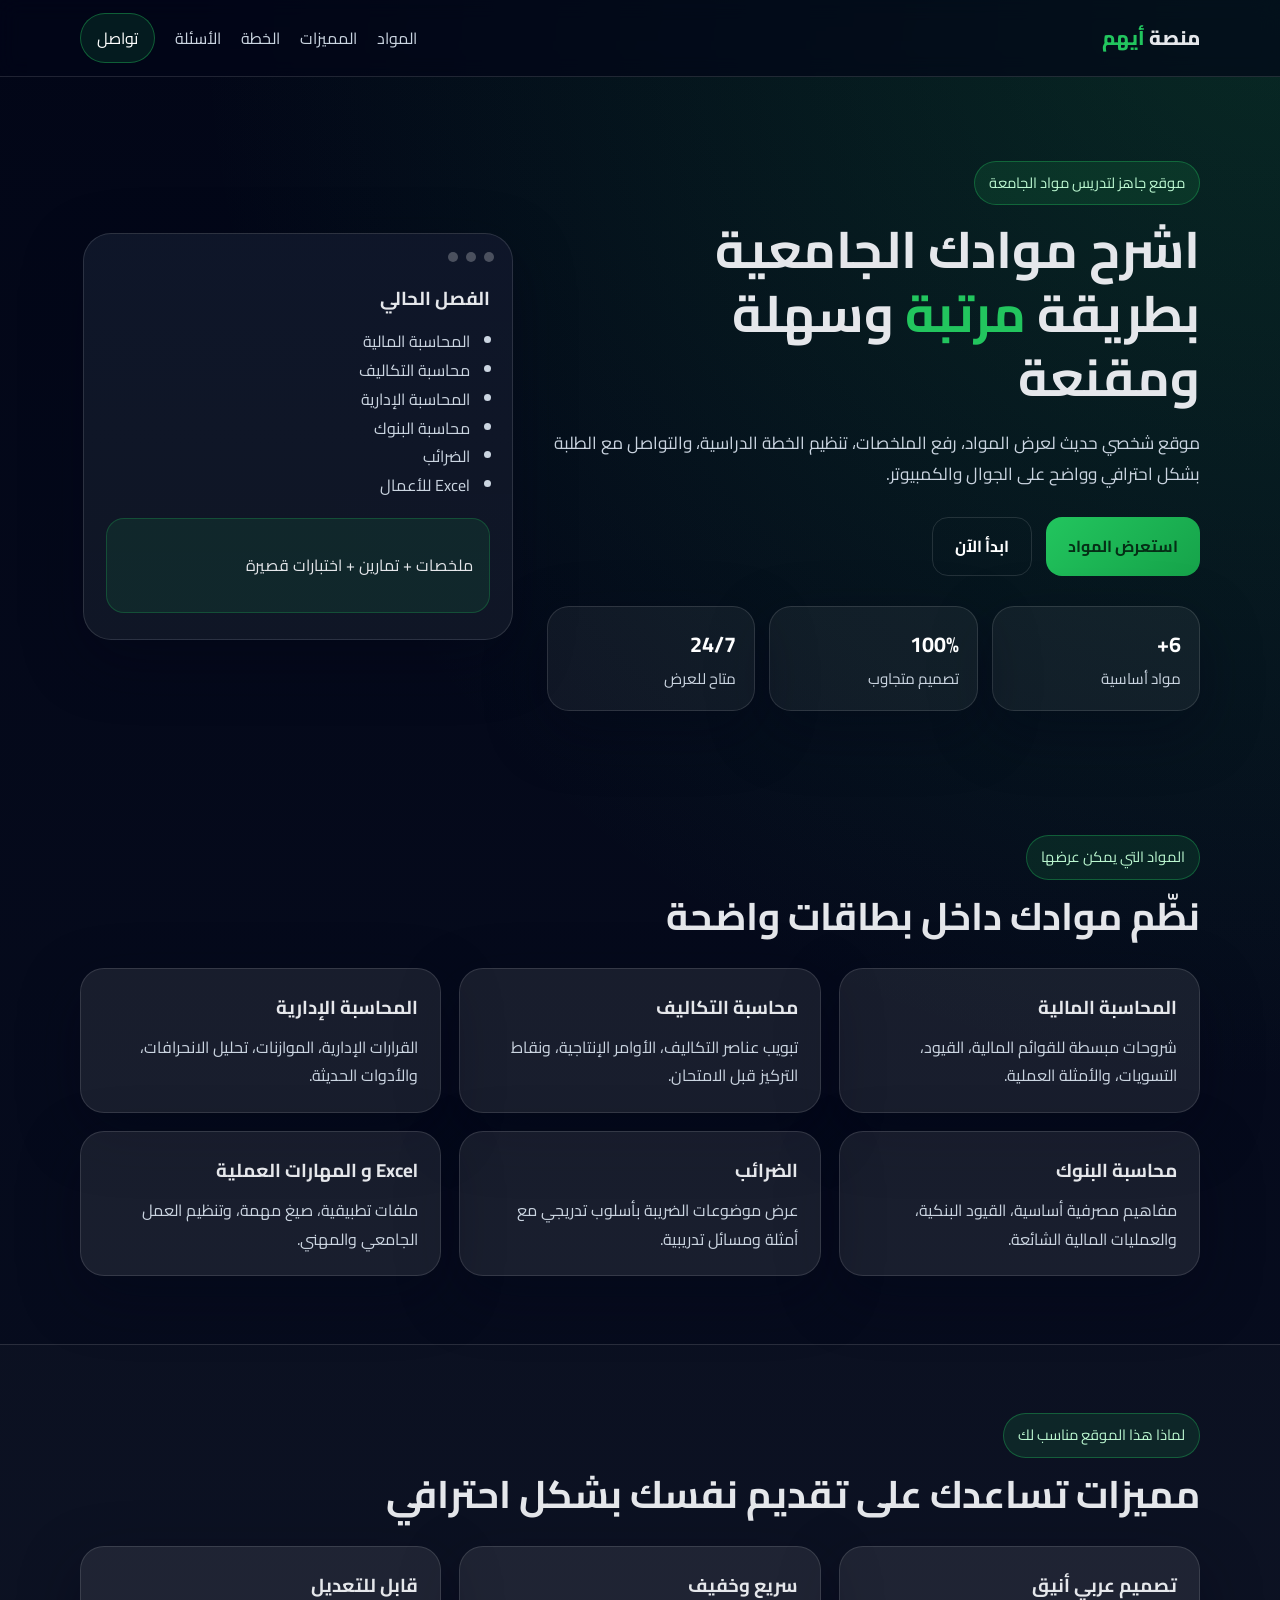
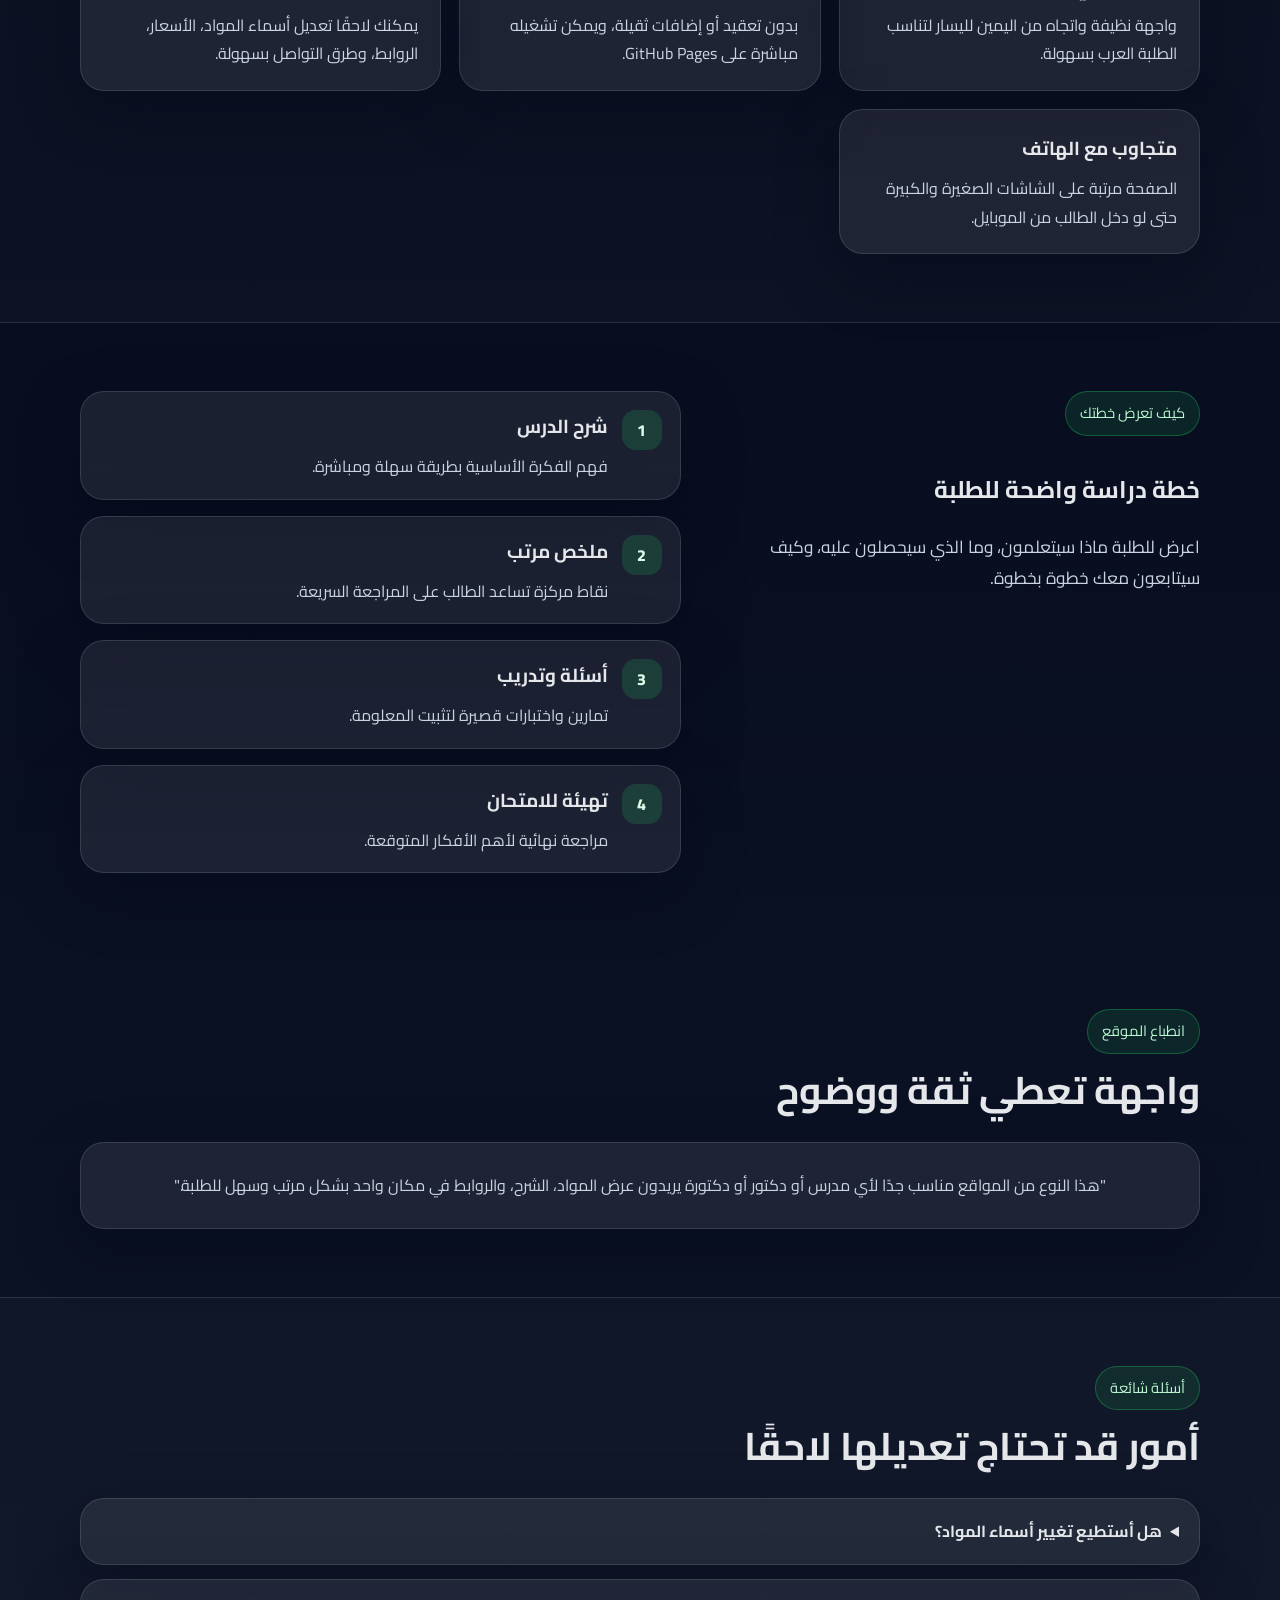
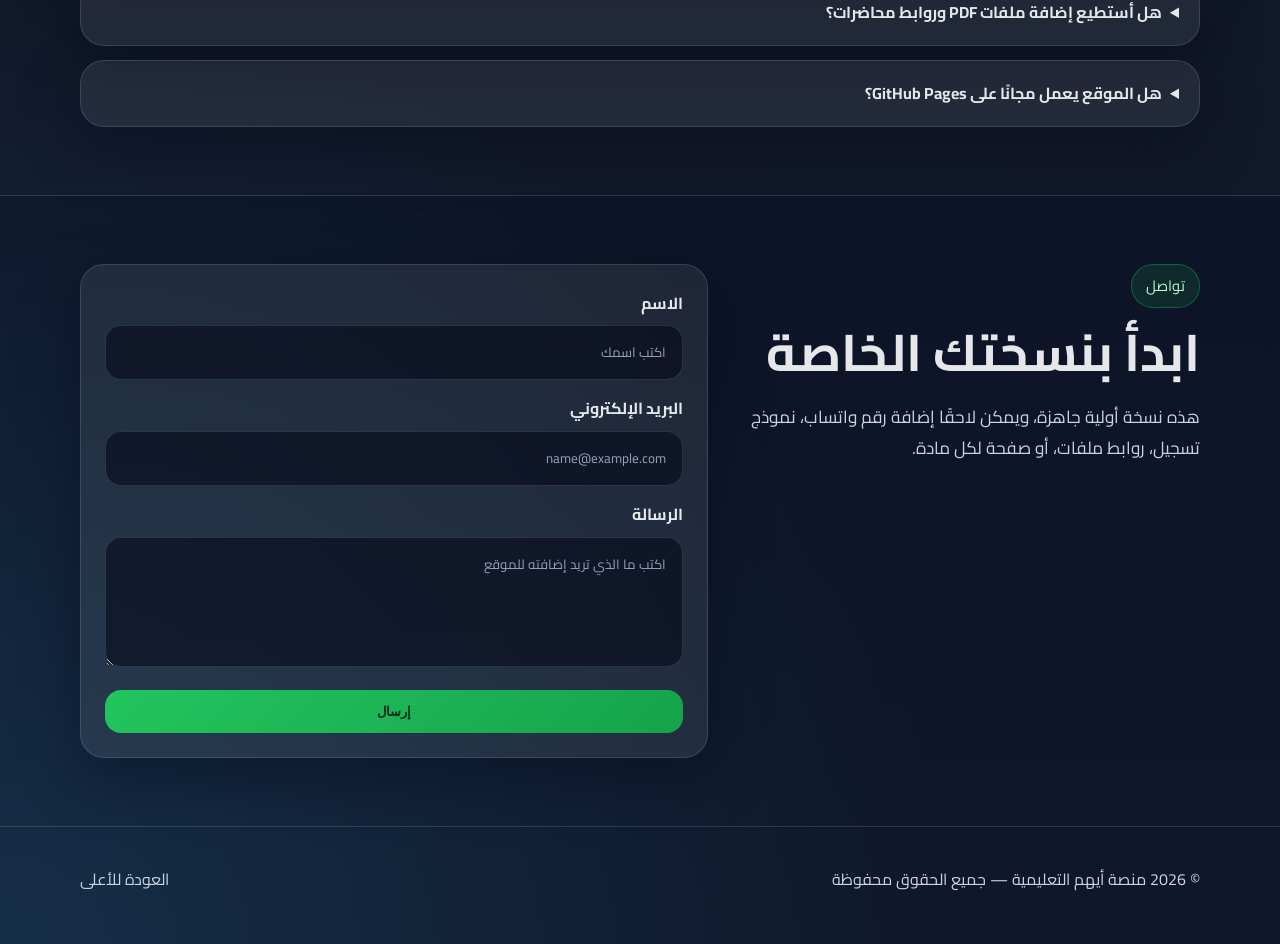
<file: index.html>
<!DOCTYPE html>
<html lang="ar" dir="rtl">
<head>
  <meta charset="UTF-8" />
  <meta name="viewport" content="width=device-width, initial-scale=1.0" />
  <title>منصة أيهم التعليمية</title>
  <meta name="description" content="منصة عربية لتدريس مواد الجامعة بطريقة واضحة ومنظمة مع خطط دراسة وملخصات وتمارين." />
  <link rel="preconnect" href="https://fonts.googleapis.com">
  <link rel="preconnect" href="https://fonts.gstatic.com" crossorigin>
  <link href="https://fonts.googleapis.com/css2?family=Cairo:wght@400;600;700;800&display=swap" rel="stylesheet">
  <link rel="stylesheet" href="style.css" />
</head>
<body>
  <header class="topbar">
    <div class="container nav">
      <a href="#home" class="logo">منصة <span>أيهم</span></a>
      <button class="menu-btn" id="menuBtn" aria-label="فتح القائمة">☰</button>
      <nav id="navMenu">
        <a href="#subjects">المواد</a>
        <a href="#features">المميزات</a>
        <a href="#plan">الخطة</a>
        <a href="#faq">الأسئلة</a>
        <a href="#contact" class="nav-cta">تواصل</a>
      </nav>
    </div>
  </header>

  <main id="home">
    <section class="hero">
      <div class="container hero-grid">
        <div class="hero-text">
          <p class="tag">موقع جاهز لتدريس مواد الجامعة</p>
          <h1>اشرح موادك الجامعية بطريقة <span>مرتبة</span> وسهلة ومقنعة</h1>
          <p class="lead">
            موقع شخصي حديث لعرض المواد، رفع الملخصات، تنظيم الخطة الدراسية، والتواصل مع الطلبة
            بشكل احترافي وواضح على الجوال والكمبيوتر.
          </p>
          <div class="hero-actions">
            <a href="#subjects" class="btn primary">استعرض المواد</a>
            <a href="#contact" class="btn secondary">ابدأ الآن</a>
          </div>
          <div class="stats">
            <div class="stat">
              <strong>6+</strong>
              <span>مواد أساسية</span>
            </div>
            <div class="stat">
              <strong>100%</strong>
              <span>تصميم متجاوب</span>
            </div>
            <div class="stat">
              <strong>24/7</strong>
              <span>متاح للعرض</span>
            </div>
          </div>
        </div>

        <div class="hero-card">
          <div class="screen-card">
            <div class="screen-top">
              <span></span><span></span><span></span>
            </div>
            <div class="screen-content">
              <h3>الفصل الحالي</h3>
              <ul>
                <li>المحاسبة المالية</li>
                <li>محاسبة التكاليف</li>
                <li>المحاسبة الإدارية</li>
                <li>محاسبة البنوك</li>
                <li>الضرائب</li>
                <li>Excel للأعمال</li>
              </ul>
              <div class="mini-box">
                <p>ملخصات + تمارين + اختبارات قصيرة</p>
              </div>
            </div>
          </div>
        </div>
      </div>
    </section>

    <section class="section" id="subjects">
      <div class="container">
        <div class="section-head">
          <p class="tag">المواد التي يمكن عرضها</p>
          <h2>نظّم موادك داخل بطاقات واضحة</h2>
        </div>

        <div class="cards">
          <article class="card">
            <h3>المحاسبة المالية</h3>
            <p>شروحات مبسطة للقوائم المالية، القيود، التسويات، والأمثلة العملية.</p>
          </article>
          <article class="card">
            <h3>محاسبة التكاليف</h3>
            <p>تبويب عناصر التكاليف، الأوامر الإنتاجية، ونقاط التركيز قبل الامتحان.</p>
          </article>
          <article class="card">
            <h3>المحاسبة الإدارية</h3>
            <p>القرارات الإدارية، الموازنات، تحليل الانحرافات، والأدوات الحديثة.</p>
          </article>
          <article class="card">
            <h3>محاسبة البنوك</h3>
            <p>مفاهيم مصرفية أساسية، القيود البنكية، والعمليات المالية الشائعة.</p>
          </article>
          <article class="card">
            <h3>الضرائب</h3>
            <p>عرض موضوعات الضريبة بأسلوب تدريجي مع أمثلة ومسائل تدريبية.</p>
          </article>
          <article class="card">
            <h3>Excel و المهارات العملية</h3>
            <p>ملفات تطبيقية، صيغ مهمة، وتنظيم العمل الجامعي والمهني.</p>
          </article>
        </div>
      </div>
    </section>

    <section class="section muted" id="features">
      <div class="container">
        <div class="section-head">
          <p class="tag">لماذا هذا الموقع مناسب لك</p>
          <h2>مميزات تساعدك على تقديم نفسك بشكل احترافي</h2>
        </div>

        <div class="features-grid">
          <div class="feature">
            <h3>تصميم عربي أنيق</h3>
            <p>واجهة نظيفة واتجاه من اليمين لليسار لتناسب الطلبة العرب بسهولة.</p>
          </div>
          <div class="feature">
            <h3>سريع وخفيف</h3>
            <p>بدون تعقيد أو إضافات ثقيلة، ويمكن تشغيله مباشرة على GitHub Pages.</p>
          </div>
          <div class="feature">
            <h3>قابل للتعديل</h3>
            <p>يمكنك لاحقًا تعديل أسماء المواد، الأسعار، الروابط، وطرق التواصل بسهولة.</p>
          </div>
          <div class="feature">
            <h3>متجاوب مع الهاتف</h3>
            <p>الصفحة مرتبة على الشاشات الصغيرة والكبيرة حتى لو دخل الطالب من الموبايل.</p>
          </div>
        </div>
      </div>
    </section>

    <section class="section" id="plan">
      <div class="container plan-grid">
        <div>
          <p class="tag">كيف تعرض خطتك</p>
          <h2>خطة دراسة واضحة للطلبة</h2>
          <p class="lead small">
            اعرض للطلبة ماذا سيتعلمون، وما الذي سيحصلون عليه، وكيف سيتابعون معك خطوة بخطوة.
          </p>
        </div>

        <div class="timeline">
          <div class="timeline-item">
            <span>1</span>
            <div>
              <h3>شرح الدرس</h3>
              <p>فهم الفكرة الأساسية بطريقة سهلة ومباشرة.</p>
            </div>
          </div>
          <div class="timeline-item">
            <span>2</span>
            <div>
              <h3>ملخص مرتب</h3>
              <p>نقاط مركزة تساعد الطالب على المراجعة السريعة.</p>
            </div>
          </div>
          <div class="timeline-item">
            <span>3</span>
            <div>
              <h3>أسئلة وتدريب</h3>
              <p>تمارين واختبارات قصيرة لتثبيت المعلومة.</p>
            </div>
          </div>
          <div class="timeline-item">
            <span>4</span>
            <div>
              <h3>تهيئة للامتحان</h3>
              <p>مراجعة نهائية لأهم الأفكار المتوقعة.</p>
            </div>
          </div>
        </div>
      </div>
    </section>

    <section class="section testimonial-section">
      <div class="container">
        <div class="section-head">
          <p class="tag">انطباع الموقع</p>
          <h2>واجهة تعطي ثقة ووضوح</h2>
        </div>
        <div class="testimonial">
          <p>
            "هذا النوع من المواقع مناسب جدًا لأي مدرس أو دكتور أو دكتورة يريدون عرض المواد،
            الشرح، والروابط في مكان واحد بشكل مرتب وسهل للطلبة."
          </p>
        </div>
      </div>
    </section>

    <section class="section muted" id="faq">
      <div class="container">
        <div class="section-head">
          <p class="tag">أسئلة شائعة</p>
          <h2>أمور قد تحتاج تعديلها لاحقًا</h2>
        </div>
        <div class="faq">
          <details>
            <summary>هل أستطيع تغيير أسماء المواد؟</summary>
            <p>نعم، فقط عدّل النصوص داخل ملف <strong>index.html</strong>.</p>
          </details>
          <details>
            <summary>هل أستطيع إضافة ملفات PDF وروابط محاضرات؟</summary>
            <p>نعم، يمكن ربط كل مادة بملف أو صفحة خاصة أو فيديو أو مجلد خارجي.</p>
          </details>
          <details>
            <summary>هل الموقع يعمل مجانًا على GitHub Pages؟</summary>
            <p>نعم، بعد رفع الملفات وتفعيل Pages سيعمل كرابط مباشر على الإنترنت.</p>
          </details>
        </div>
      </div>
    </section>

    <section class="section contact-section" id="contact">
      <div class="container contact-grid">
        <div>
          <p class="tag">تواصل</p>
          <h2>ابدأ بنسختك الخاصة</h2>
          <p class="lead small">
            هذه نسخة أولية جاهزة، ويمكن لاحقًا إضافة رقم واتساب، نموذج تسجيل، روابط ملفات، أو صفحة لكل مادة.
          </p>
        </div>

        <form class="contact-card" onsubmit="return fakeSubmit(event)">
          <label>
            الاسم
            <input type="text" placeholder="اكتب اسمك" required />
          </label>
          <label>
            البريد الإلكتروني
            <input type="email" placeholder="name@example.com" required />
          </label>
          <label>
            الرسالة
            <textarea rows="4" placeholder="اكتب ما الذي تريد إضافته للموقع"></textarea>
          </label>
          <button type="submit" class="btn primary full">إرسال</button>
          <p class="form-note" id="formNote"></p>
        </form>
      </div>
    </section>
  </main>

  <footer class="footer">
    <div class="container footer-wrap">
      <p>© 2026 منصة أيهم التعليمية — جميع الحقوق محفوظة</p>
      <a href="#home">العودة للأعلى</a>
    </div>
  </footer>

  <script src="script.js"></script>
</body>
</html>
</file>
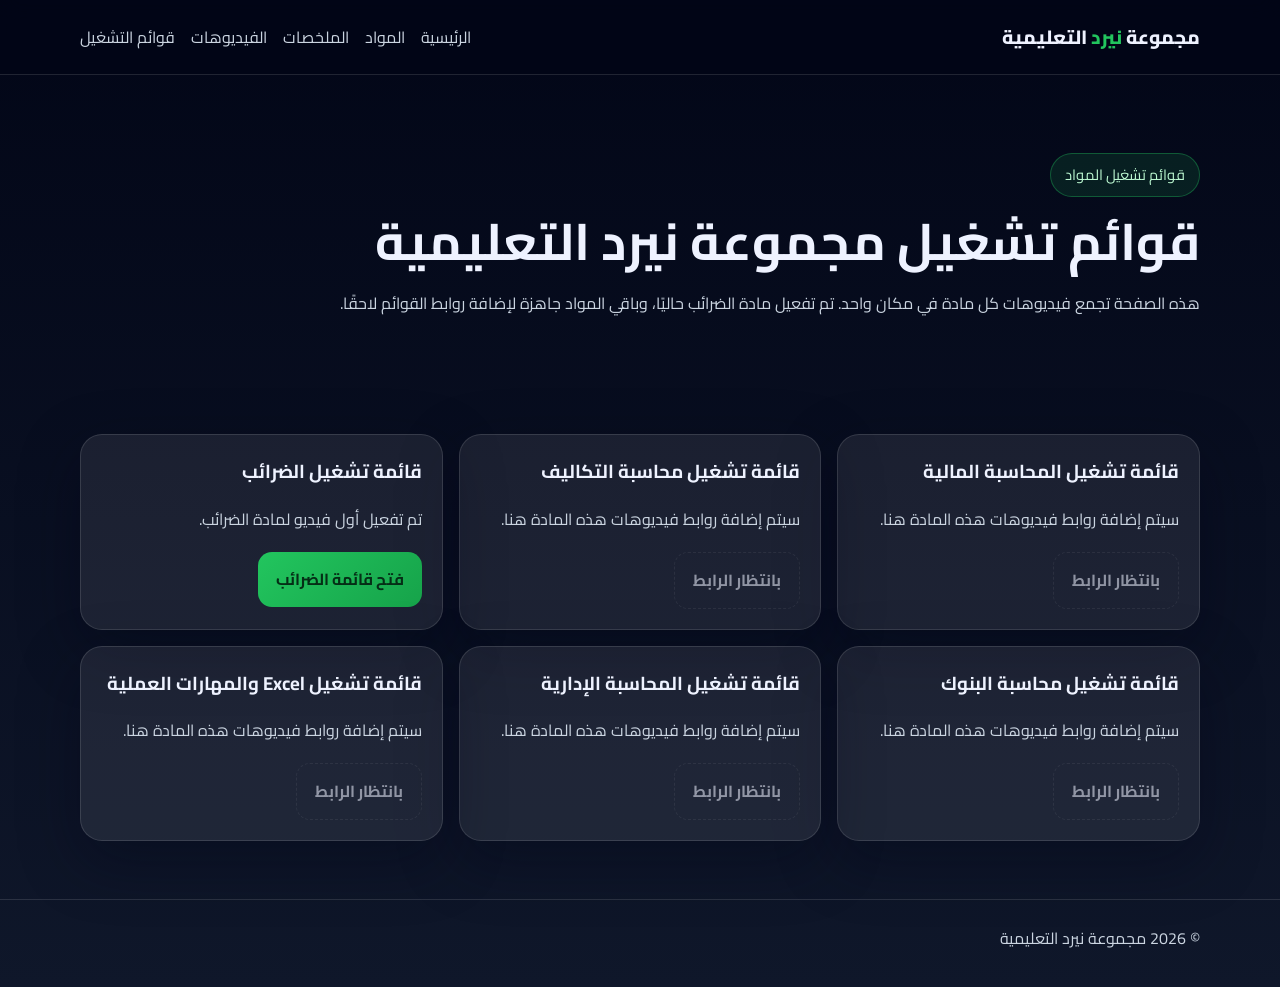
<file: playlists.html>
<!DOCTYPE html>
<html lang="ar" dir="rtl">
<head>
  <meta charset="UTF-8" />
  <meta name="viewport" content="width=device-width, initial-scale=1.0" />
  <title>قوائم التشغيل | مجموعة نيرد التعليمية</title>
  <meta name="description" content="قوائم تشغيل مواد مجموعة نيرد التعليمية." />
  <link rel="preconnect" href="https://fonts.googleapis.com">
  <link rel="preconnect" href="https://fonts.gstatic.com" crossorigin>
  <link href="https://fonts.googleapis.com/css2?family=Cairo:wght@400;600;700;800&display=swap" rel="stylesheet">
  <style>
    :root {--bg:#0f172a;--surface:rgba(255,255,255,.08);--line:rgba(255,255,255,.12);--text:#eef2ff;--muted:#cbd5e1;--green:#22c55e;--green2:#16a34a;--shadow:0 20px 60px rgba(2,6,23,.35)}
    *{box-sizing:border-box} body{margin:0;font-family:"Cairo",sans-serif;background:linear-gradient(180deg,#020617,#0f172a);color:var(--text);line-height:1.8}
    a{text-decoration:none;color:inherit}.container{width:min(1120px,calc(100% - 28px));margin:0 auto}
    .topbar{position:sticky;top:0;z-index:10;background:rgba(2,6,23,.78);backdrop-filter:blur(10px);border-bottom:1px solid var(--line)}
    .nav{display:flex;justify-content:space-between;align-items:center;min-height:74px;gap:16px}.logo{font-weight:800;font-size:1.2rem}.logo span{color:var(--green)}
    nav{display:flex;gap:16px;flex-wrap:wrap}nav a{color:var(--muted)}nav a:hover{color:#fff}
    .hero{padding:78px 0 42px}.tag{display:inline-block;padding:8px 14px;border-radius:999px;background:rgba(34,197,94,.12);border:1px solid rgba(34,197,94,.35);color:#bbf7d0;font-size:.92rem}
    h1{font-size:clamp(2rem,4vw,3.3rem);line-height:1.25;margin:12px 0} h2{font-size:clamp(1.6rem,3vw,2.5rem);margin:0 0 16px} h3{margin:0 0 10px}
    .muted{color:var(--muted)} .section{padding:58px 0}.cards{display:grid;grid-template-columns:repeat(3,1fr);gap:16px}
    .card{background:var(--surface);border:1px solid var(--line);border-radius:22px;box-shadow:var(--shadow);padding:20px}
    .links{display:flex;flex-wrap:wrap;gap:12px;margin-top:18px}.btn{display:inline-flex;align-items:center;justify-content:center;padding:13px 18px;border-radius:14px;font-weight:700}
    .btn.primary{background:linear-gradient(135deg,var(--green),var(--green2));color:#052e16}.btn.secondary{border:1px solid var(--line);color:#fff}.btn.disabled{opacity:.55;pointer-events:none;border:1px dashed var(--line)}
    footer{padding:24px 0 34px;border-top:1px solid var(--line);color:var(--muted)}
    @media (max-width:900px){.cards{grid-template-columns:1fr}}
  </style>
</head>
<body>
  <header class="topbar">
    <div class="container nav">
      <div class="logo">مجموعة <span>نيرد</span> التعليمية</div>
      <nav>
        <a href="portal-public.html">الرئيسية</a>
        <a href="portal-public.html#subjects">المواد</a>
        <a href="portal-public.html#summaries">الملخصات</a>
        <a href="portal-public.html#videos">الفيديوهات</a>
        <a href="playlists.html">قوائم التشغيل</a>
      </nav>
    </div>
  </header>

  <main>
    <section class="hero">
      <div class="container">
        <span class="tag">قوائم تشغيل المواد</span>
        <h1>قوائم تشغيل مجموعة نيرد التعليمية</h1>
        <p class="muted">هذه الصفحة تجمع فيديوهات كل مادة في مكان واحد. تم تفعيل مادة الضرائب حاليًا، وباقي المواد جاهزة لإضافة روابط القوائم لاحقًا.</p>
      </div>
    </section>

    <section class="section">
      <div class="container">
        <div class="cards">
          <article class="card">
            <h3>قائمة تشغيل المحاسبة المالية</h3>
            <p class="muted">سيتم إضافة روابط فيديوهات هذه المادة هنا.</p>
            <div class="links"><span class="btn disabled">بانتظار الرابط</span></div>
          </article>
          <article class="card">
            <h3>قائمة تشغيل محاسبة التكاليف</h3>
            <p class="muted">سيتم إضافة روابط فيديوهات هذه المادة هنا.</p>
            <div class="links"><span class="btn disabled">بانتظار الرابط</span></div>
          </article>
          <article class="card">
            <h3>قائمة تشغيل الضرائب</h3>
            <p class="muted">تم تفعيل أول فيديو لمادة الضرائب.</p>
            <div class="links"><a class="btn primary" href="https://youtu.be/p5P5p4b1zKM?si=uybH77S3YfFu54iO" target="_blank">فتح قائمة الضرائب</a></div>
          </article>
          <article class="card">
            <h3>قائمة تشغيل محاسبة البنوك</h3>
            <p class="muted">سيتم إضافة روابط فيديوهات هذه المادة هنا.</p>
            <div class="links"><span class="btn disabled">بانتظار الرابط</span></div>
          </article>
          <article class="card">
            <h3>قائمة تشغيل المحاسبة الإدارية</h3>
            <p class="muted">سيتم إضافة روابط فيديوهات هذه المادة هنا.</p>
            <div class="links"><span class="btn disabled">بانتظار الرابط</span></div>
          </article>
          <article class="card">
            <h3>قائمة تشغيل Excel والمهارات العملية</h3>
            <p class="muted">سيتم إضافة روابط فيديوهات هذه المادة هنا.</p>
            <div class="links"><span class="btn disabled">بانتظار الرابط</span></div>
          </article>
        </div>
      </div>
    </section>
  </main>

  <footer>
    <div class="container">© 2026 مجموعة نيرد التعليمية</div>
  </footer>
</body>
</html>
</file>
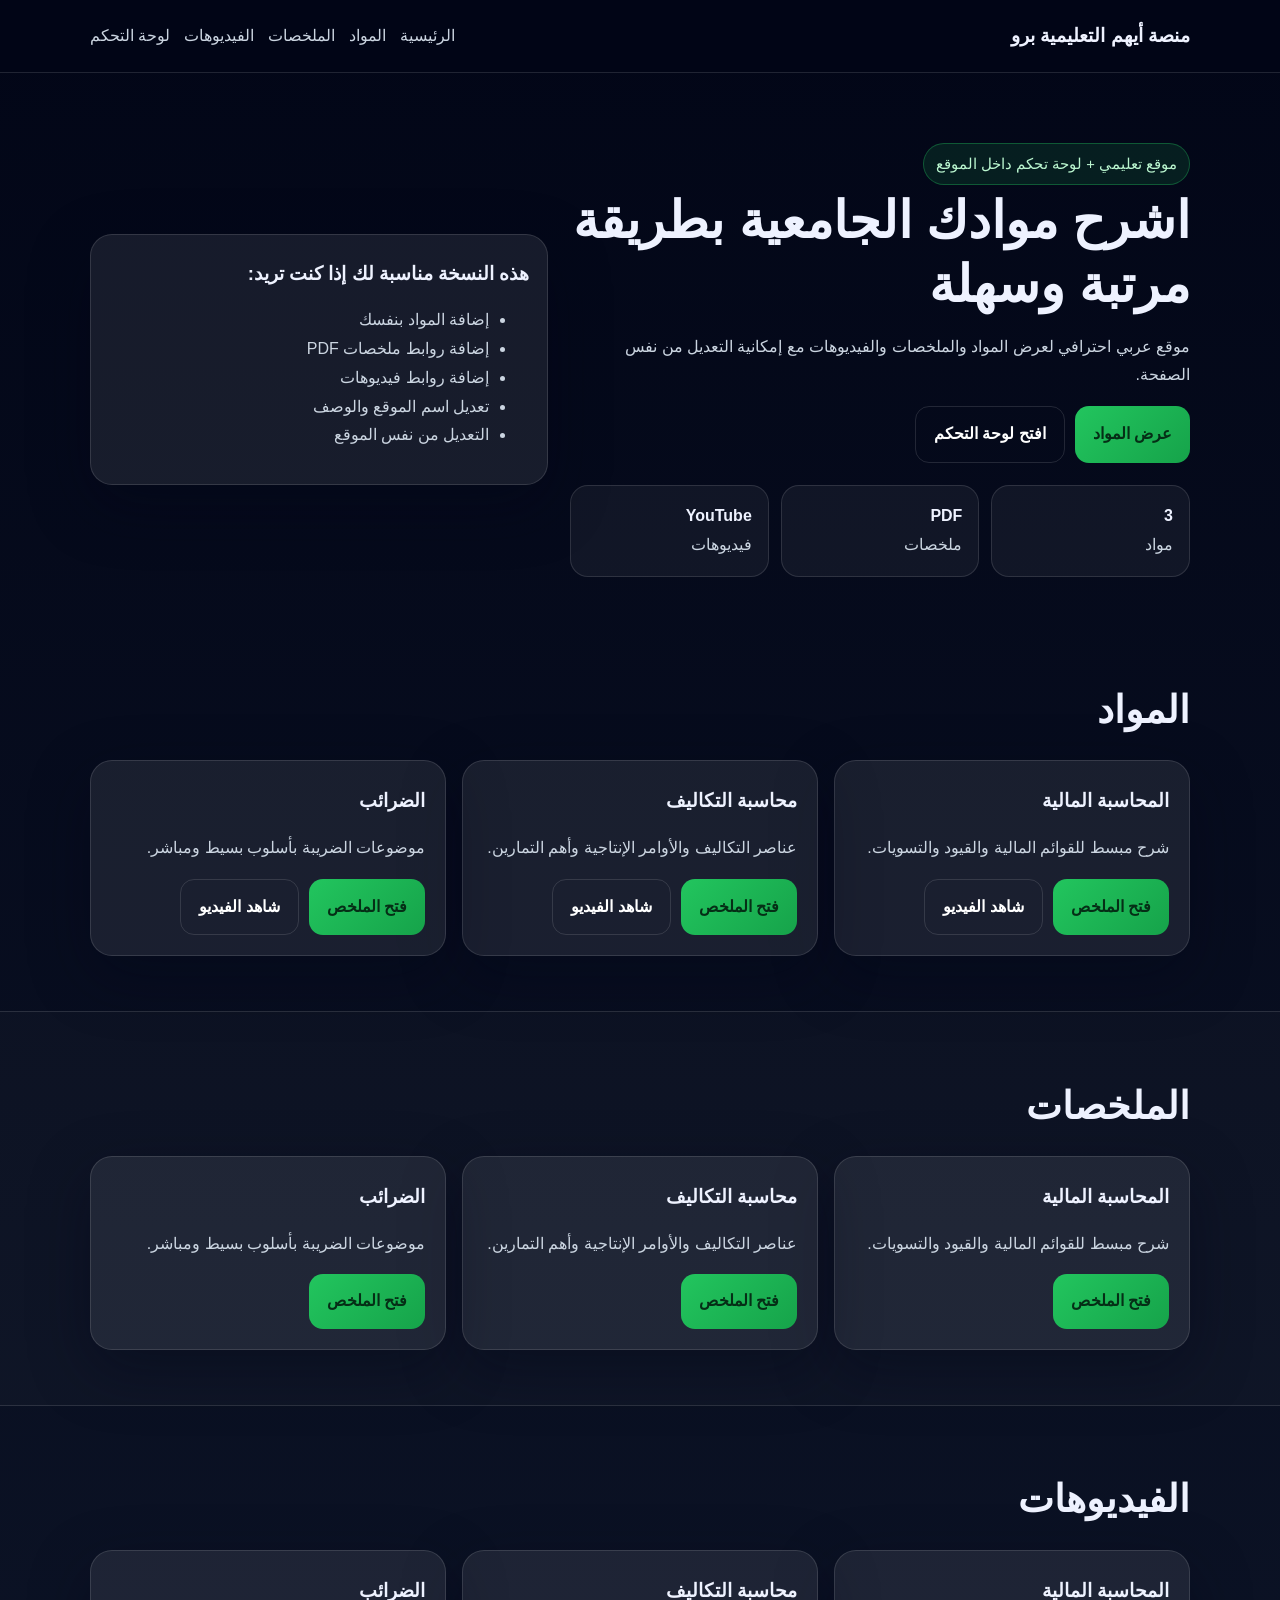
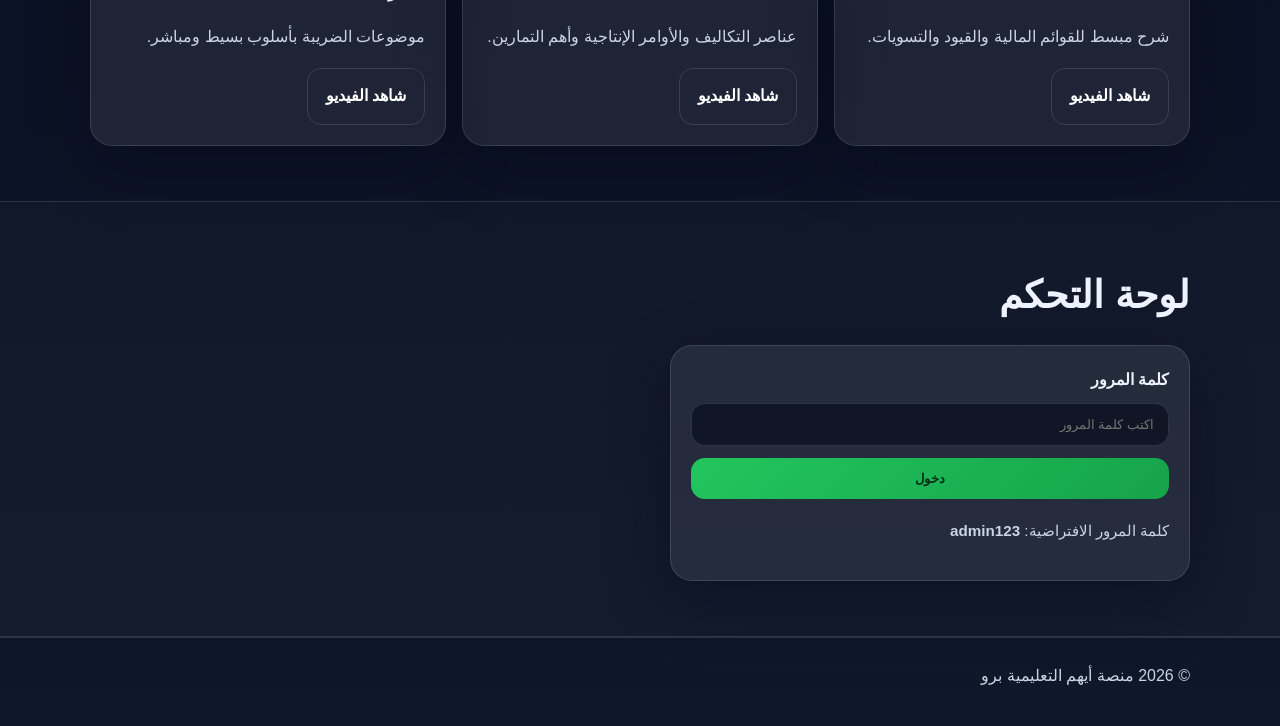
<file: portal-pro.html>
<!DOCTYPE html>
<html lang="ar" dir="rtl">
<head>
<meta charset="UTF-8">
<meta name="viewport" content="width=device-width, initial-scale=1.0">
<title>منصة أيهم التعليمية برو</title>
<style>
:root{--bg:#0b1220;--card:rgba(255,255,255,.08);--line:rgba(255,255,255,.12);--text:#eef2ff;--muted:#cbd5e1;--green:#22c55e;--green2:#16a34a;--shadow:0 20px 60px rgba(2,6,23,.35)}
*{box-sizing:border-box}body{margin:0;font-family:Tahoma,Arial,sans-serif;background:linear-gradient(180deg,#020617,#0f172a);color:var(--text);line-height:1.8}
a{text-decoration:none;color:inherit}.container{width:min(1100px,calc(100% - 24px));margin:auto}
.top{position:sticky;top:0;background:rgba(2,6,23,.8);backdrop-filter:blur(10px);border-bottom:1px solid var(--line);z-index:10}
.nav{display:flex;justify-content:space-between;align-items:center;min-height:72px;gap:12px}.logo{font-weight:800;font-size:1.2rem}.logo span{color:var(--green)}
.navlinks{display:flex;gap:14px;flex-wrap:wrap}.navlinks a{color:var(--muted)}.navlinks a:hover{color:#fff}
.btn{display:inline-flex;justify-content:center;align-items:center;padding:13px 18px;border-radius:14px;font-weight:700;border:0;cursor:pointer}
.btn.primary{background:linear-gradient(135deg,var(--green),var(--green2));color:#052e16}.btn.secondary{background:transparent;color:#fff;border:1px solid var(--line)}.btn.danger{background:#7f1d1d;color:#fecaca}.btn.full{width:100%}
.hero{padding:70px 0 40px}.heroGrid{display:grid;grid-template-columns:1.15fr .85fr;gap:22px;align-items:center}.tag{display:inline-block;padding:7px 12px;border-radius:999px;background:rgba(34,197,94,.12);border:1px solid rgba(34,197,94,.35);color:#bbf7d0;font-size:.92rem}
h1,h2,h3{margin:.2rem 0 1rem}h1{font-size:clamp(2rem,4vw,3.4rem);line-height:1.25}h2{font-size:clamp(1.6rem,3vw,2.4rem)}
.muted{color:var(--muted)} .section{padding:55px 0}.section.alt{background:rgba(255,255,255,.02);border-top:1px solid var(--line);border-bottom:1px solid var(--line)}
.cards{display:grid;grid-template-columns:repeat(3,1fr);gap:16px}.card,.panel,.mini{background:var(--card);border:1px solid var(--line);border-radius:22px;box-shadow:var(--shadow)}
.card,.panel{padding:20px}.mini{padding:18px}.stats{display:grid;grid-template-columns:repeat(3,1fr);gap:12px;margin-top:22px}.stat{padding:16px;border-radius:18px;background:rgba(255,255,255,.05);border:1px solid var(--line)}
.input,textarea{width:100%;padding:13px 14px;border-radius:14px;border:1px solid var(--line);background:rgba(2,6,23,.55);color:#fff;margin-top:8px}
label{display:block;margin-bottom:12px;font-weight:700}.grid2{display:grid;grid-template-columns:1fr 1fr;gap:18px}.hidden{display:none}.note{color:var(--muted);font-size:.95rem}
.links{display:flex;flex-wrap:wrap;gap:10px;margin-top:14px}.topgap{margin-top:18px}
footer{padding:24px 0 36px;border-top:1px solid var(--line);color:var(--muted)}
@media(max-width:900px){.heroGrid,.cards,.grid2,.stats{grid-template-columns:1fr}}
</style>
</head>
<body>
<header class="top">
  <div class="container nav">
    <div class="logo" id="brand">منصة <span>أيهم</span></div>
    <nav class="navlinks">
      <a href="#home">الرئيسية</a>
      <a href="#subjects">المواد</a>
      <a href="#summaries">الملخصات</a>
      <a href="#videos">الفيديوهات</a>
      <a href="#admin">لوحة التحكم</a>
    </nav>
  </div>
</header>

<main id="home">
  <section class="hero">
    <div class="container heroGrid">
      <div>
        <span class="tag">موقع تعليمي + لوحة تحكم داخل الموقع</span>
        <h1 id="heroTitle">اشرح موادك الجامعية بطريقة مرتبة وسهلة</h1>
        <p class="muted" id="heroText">موقع عربي احترافي لعرض المواد والملخصات والفيديوهات مع إمكانية التعديل من نفس الصفحة.</p>
        <div class="links">
          <a class="btn primary" href="#subjects">عرض المواد</a>
          <a class="btn secondary" href="#admin">افتح لوحة التحكم</a>
        </div>
        <div class="stats">
          <div class="stat"><strong id="countSubjects">0</strong><div class="muted">مواد</div></div>
          <div class="stat"><strong>PDF</strong><div class="muted">ملخصات</div></div>
          <div class="stat"><strong>YouTube</strong><div class="muted">فيديوهات</div></div>
        </div>
      </div>
      <div class="mini">
        <h3>هذه النسخة مناسبة لك إذا كنت تريد:</h3>
        <ul class="muted">
          <li>إضافة المواد بنفسك</li>
          <li>إضافة روابط ملخصات PDF</li>
          <li>إضافة روابط فيديوهات</li>
          <li>تعديل اسم الموقع والوصف</li>
          <li>التعديل من نفس الموقع</li>
        </ul>
      </div>
    </div>
  </section>

  <section class="section" id="subjects">
    <div class="container">
      <h2>المواد</h2>
      <div id="subjectsGrid" class="cards"></div>
    </div>
  </section>

  <section class="section alt" id="summaries">
    <div class="container">
      <h2>الملخصات</h2>
      <div id="summariesGrid" class="cards"></div>
    </div>
  </section>

  <section class="section" id="videos">
    <div class="container">
      <h2>الفيديوهات</h2>
      <div id="videosGrid" class="cards"></div>
    </div>
  </section>

  <section class="section alt" id="admin">
    <div class="container">
      <h2>لوحة التحكم</h2>
      <div id="loginBox" class="panel" style="max-width:520px">
        <label>كلمة المرور
          <input class="input" id="loginPassword" type="password" placeholder="اكتب كلمة المرور">
        </label>
        <button class="btn primary full" id="loginBtn">دخول</button>
        <p class="note topgap">كلمة المرور الافتراضية: <strong>admin123</strong></p>
        <p id="loginMsg" class="note"></p>
      </div>

      <div id="dashboard" class="hidden">
        <div class="grid2">
          <div class="panel">
            <h3>إعدادات الموقع</h3>
            <label>اسم الموقع<input class="input" id="siteName"></label>
            <label>العنوان الرئيسي<input class="input" id="siteHeroTitle"></label>
            <label>الوصف<textarea id="siteHeroText" rows="4"></textarea></label>
            <label>رابط واتساب<input class="input" id="siteWhatsApp" placeholder="https://wa.me/..."></label>
            <label>كلمة مرور جديدة<input class="input" id="newPassword" placeholder="اختياري"></label>
            <button class="btn primary full" id="saveSiteBtn">حفظ الإعدادات</button>
            <p id="siteMsg" class="note topgap"></p>
          </div>

          <div class="panel">
            <h3>إضافة مادة</h3>
            <label>اسم المادة<input class="input" id="newTitle"></label>
            <label>وصف المادة<textarea id="newDesc" rows="3"></textarea></label>
            <label>رابط الملخص PDF أو Drive<input class="input" id="newSummary"></label>
            <label>رابط الفيديو YouTube أو Drive<input class="input" id="newVideo"></label>
            <button class="btn primary full" id="addBtn">إضافة المادة</button>
            <p id="addMsg" class="note topgap"></p>
          </div>
        </div>

        <div class="panel topgap">
          <h3>تعديل المواد الحالية</h3>
          <div id="adminSubjects" class="cards"></div>
        </div>

        <div class="grid2 topgap">
          <div class="panel">
            <h3>نسخة احتياطية</h3>
            <div class="links">
              <button class="btn secondary" id="exportBtn">تصدير البيانات</button>
              <button class="btn primary" id="importBtn">استيراد البيانات</button>
            </div>
            <textarea id="backup" rows="10" class="topgap" placeholder="سيظهر JSON هنا"></textarea>
            <p id="backupMsg" class="note topgap"></p>
          </div>
          <div class="panel">
            <h3>مهم</h3>
            <p class="note">هذه النسخة تحفظ التعديلات داخل نفس المتصفح وعلى نفس الجهاز. إذا أردت أن تظهر التعديلات لكل الناس ومن أي جهاز، ستحتاج لاحقًا قاعدة بيانات مثل Firebase أو Supabase.</p>
          </div>
        </div>
      </div>
    </div>
  </section>
</main>

<footer>
  <div class="container">© 2026 <span id="footerName">منصة أيهم التعليمية برو</span></div>
</footer>

<script>
const KEY='ayham_pro_site_v1';
const defaults={
  siteName:'منصة أيهم التعليمية برو',
  heroTitle:'اشرح موادك الجامعية بطريقة مرتبة وسهلة',
  heroText:'موقع عربي احترافي لعرض المواد والملخصات والفيديوهات مع إمكانية التعديل من نفس الصفحة.',
  whatsapp:'https://wa.me/962000000000',
  adminPassword:'admin123',
  subjects:[
    {id:id(),title:'المحاسبة المالية',description:'شرح مبسط للقوائم المالية والقيود والتسويات.',summary:'files/summaries/accounting-summary.pdf',video:'https://www.youtube.com/'},
    {id:id(),title:'محاسبة التكاليف',description:'عناصر التكاليف والأوامر الإنتاجية وأهم التمارين.',summary:'files/summaries/cost-accounting.pdf',video:'https://www.youtube.com/'},
    {id:id(),title:'الضرائب',description:'موضوعات الضريبة بأسلوب بسيط ومباشر.',summary:'files/summaries/taxes-notes.pdf',video:'https://www.youtube.com/'}
  ]
};
function id(){return 'id-'+Math.random().toString(36).slice(2,10)}
function load(){try{return {...defaults,...JSON.parse(localStorage.getItem(KEY)||'{}')}}catch(e){return {...defaults}}}
function save(d){localStorage.setItem(KEY,JSON.stringify(d))}
function esc(v=''){return v.replaceAll('&','&amp;').replaceAll('<','&lt;').replaceAll('>','&gt;').replaceAll('"','&quot;').replaceAll("'","&#39;")}
function subjectCard(s,mode='all'){
  let actions='';
  if((mode==='all'||mode==='summary')&&s.summary) actions+=`<a class="btn primary" href="${esc(s.summary)}" target="_blank">فتح الملخص</a>`;
  if((mode==='all'||mode==='video')&&s.video) actions+=`<a class="btn secondary" href="${esc(s.video)}" target="_blank">شاهد الفيديو</a>`;
  return `<div class="card"><h3>${esc(s.title)}</h3><p class="muted">${esc(s.description||'')}</p><div class="links">${actions}</div></div>`;
}
function adminCard(s){
  return `<div class="card">
    <label>اسم المادة<input class="input e-title" value="${esc(s.title)}"></label>
    <label>الوصف<textarea class="e-desc" rows="3">${esc(s.description||'')}</textarea></label>
    <label>رابط الملخص<input class="input e-summary" value="${esc(s.summary||'')}"></label>
    <label>رابط الفيديو<input class="input e-video" value="${esc(s.video||'')}"></label>
    <div class="links">
      <button class="btn primary save-subject" data-id="${s.id}">حفظ</button>
      <button class="btn danger delete-subject" data-id="${s.id}">حذف</button>
    </div>
    <p class="note msg"></p>
  </div>`;
}
function render(){
  const d=load();
  document.getElementById('brand').innerHTML=d.siteName;
  document.getElementById('footerName').textContent=d.siteName;
  document.getElementById('heroTitle').textContent=d.heroTitle;
  document.getElementById('heroText').textContent=d.heroText;
  document.getElementById('countSubjects').textContent=d.subjects.length;
  document.getElementById('subjectsGrid').innerHTML=d.subjects.length?d.subjects.map(s=>subjectCard(s,'all')).join(''):'<div class="panel">لا توجد مواد بعد.</div>';
  const sumList=d.subjects.filter(s=>s.summary);
  const vidList=d.subjects.filter(s=>s.video);
  document.getElementById('summariesGrid').innerHTML=sumList.length?sumList.map(s=>subjectCard(s,'summary')).join(''):'<div class="panel">لا توجد ملخصات بعد.</div>';
  document.getElementById('videosGrid').innerHTML=vidList.length?vidList.map(s=>subjectCard(s,'video')).join(''):'<div class="panel">لا توجد فيديوهات بعد.</div>';
}
function fillAdmin(){
  const d=load();
  document.getElementById('siteName').value=d.siteName;
  document.getElementById('siteHeroTitle').value=d.heroTitle;
  document.getElementById('siteHeroText').value=d.heroText;
  document.getElementById('siteWhatsApp').value=d.whatsapp;
  document.getElementById('adminSubjects').innerHTML=d.subjects.map(adminCard).join('');
  hookAdminSubjectEvents();
}
function hookAdminSubjectEvents(){
  document.querySelectorAll('.save-subject').forEach(btn=>{
    btn.onclick=()=>{
      const card=btn.closest('.card');
      const d=load();
      const i=d.subjects.findIndex(x=>x.id===btn.dataset.id);
      if(i<0) return;
      d.subjects[i].title=card.querySelector('.e-title').value.trim();
      d.subjects[i].description=card.querySelector('.e-desc').value.trim();
      d.subjects[i].summary=card.querySelector('.e-summary').value.trim();
      d.subjects[i].video=card.querySelector('.e-video').value.trim();
      save(d); card.querySelector('.msg').textContent='تم الحفظ'; render(); fillAdmin();
    };
  });
  document.querySelectorAll('.delete-subject').forEach(btn=>{
    btn.onclick=()=>{
      const d=load();
      d.subjects=d.subjects.filter(x=>x.id!==btn.dataset.id);
      save(d); render(); fillAdmin();
    };
  });
}
document.getElementById('loginBtn').onclick=()=>{
  const d=load();
  const p=document.getElementById('loginPassword').value.trim();
  if(p===d.adminPassword){
    document.getElementById('loginBox').classList.add('hidden');
    document.getElementById('dashboard').classList.remove('hidden');
    document.getElementById('loginMsg').textContent='';
    fillAdmin();
  }else{
    document.getElementById('loginMsg').textContent='كلمة المرور غير صحيحة';
  }
};
document.getElementById('saveSiteBtn').onclick=()=>{
  const d=load();
  d.siteName=document.getElementById('siteName').value.trim()||d.siteName;
  d.heroTitle=document.getElementById('siteHeroTitle').value.trim()||d.heroTitle;
  d.heroText=document.getElementById('siteHeroText').value.trim()||d.heroText;
  d.whatsapp=document.getElementById('siteWhatsApp').value.trim()||d.whatsapp;
  const np=document.getElementById('newPassword').value.trim();
  if(np) d.adminPassword=np;
  save(d); document.getElementById('siteMsg').textContent='تم حفظ الإعدادات'; render();
};
document.getElementById('addBtn').onclick=()=>{
  const t=document.getElementById('newTitle').value.trim();
  if(!t){document.getElementById('addMsg').textContent='اكتب اسم المادة';return}
  const d=load();
  d.subjects.unshift({
    id:id(),
    title:t,
    description:document.getElementById('newDesc').value.trim(),
    summary:document.getElementById('newSummary').value.trim(),
    video:document.getElementById('newVideo').value.trim()
  });
  save(d);
  ['newTitle','newDesc','newSummary','newVideo'].forEach(x=>document.getElementById(x).value='');
  document.getElementById('addMsg').textContent='تمت إضافة المادة';
  render(); fillAdmin();
};
document.getElementById('exportBtn').onclick=()=>{
  document.getElementById('backup').value=JSON.stringify(load(),null,2);
  document.getElementById('backupMsg').textContent='تم تصدير البيانات';
};
document.getElementById('importBtn').onclick=()=>{
  try{
    const obj=JSON.parse(document.getElementById('backup').value);
    save({...defaults,...obj,subjects:Array.isArray(obj.subjects)?obj.subjects:[]});
    document.getElementById('backupMsg').textContent='تم استيراد البيانات';
    render(); fillAdmin();
  }catch(e){
    document.getElementById('backupMsg').textContent='JSON غير صحيح';
  }
};
render();
</script>
</body>
</html>
</file>
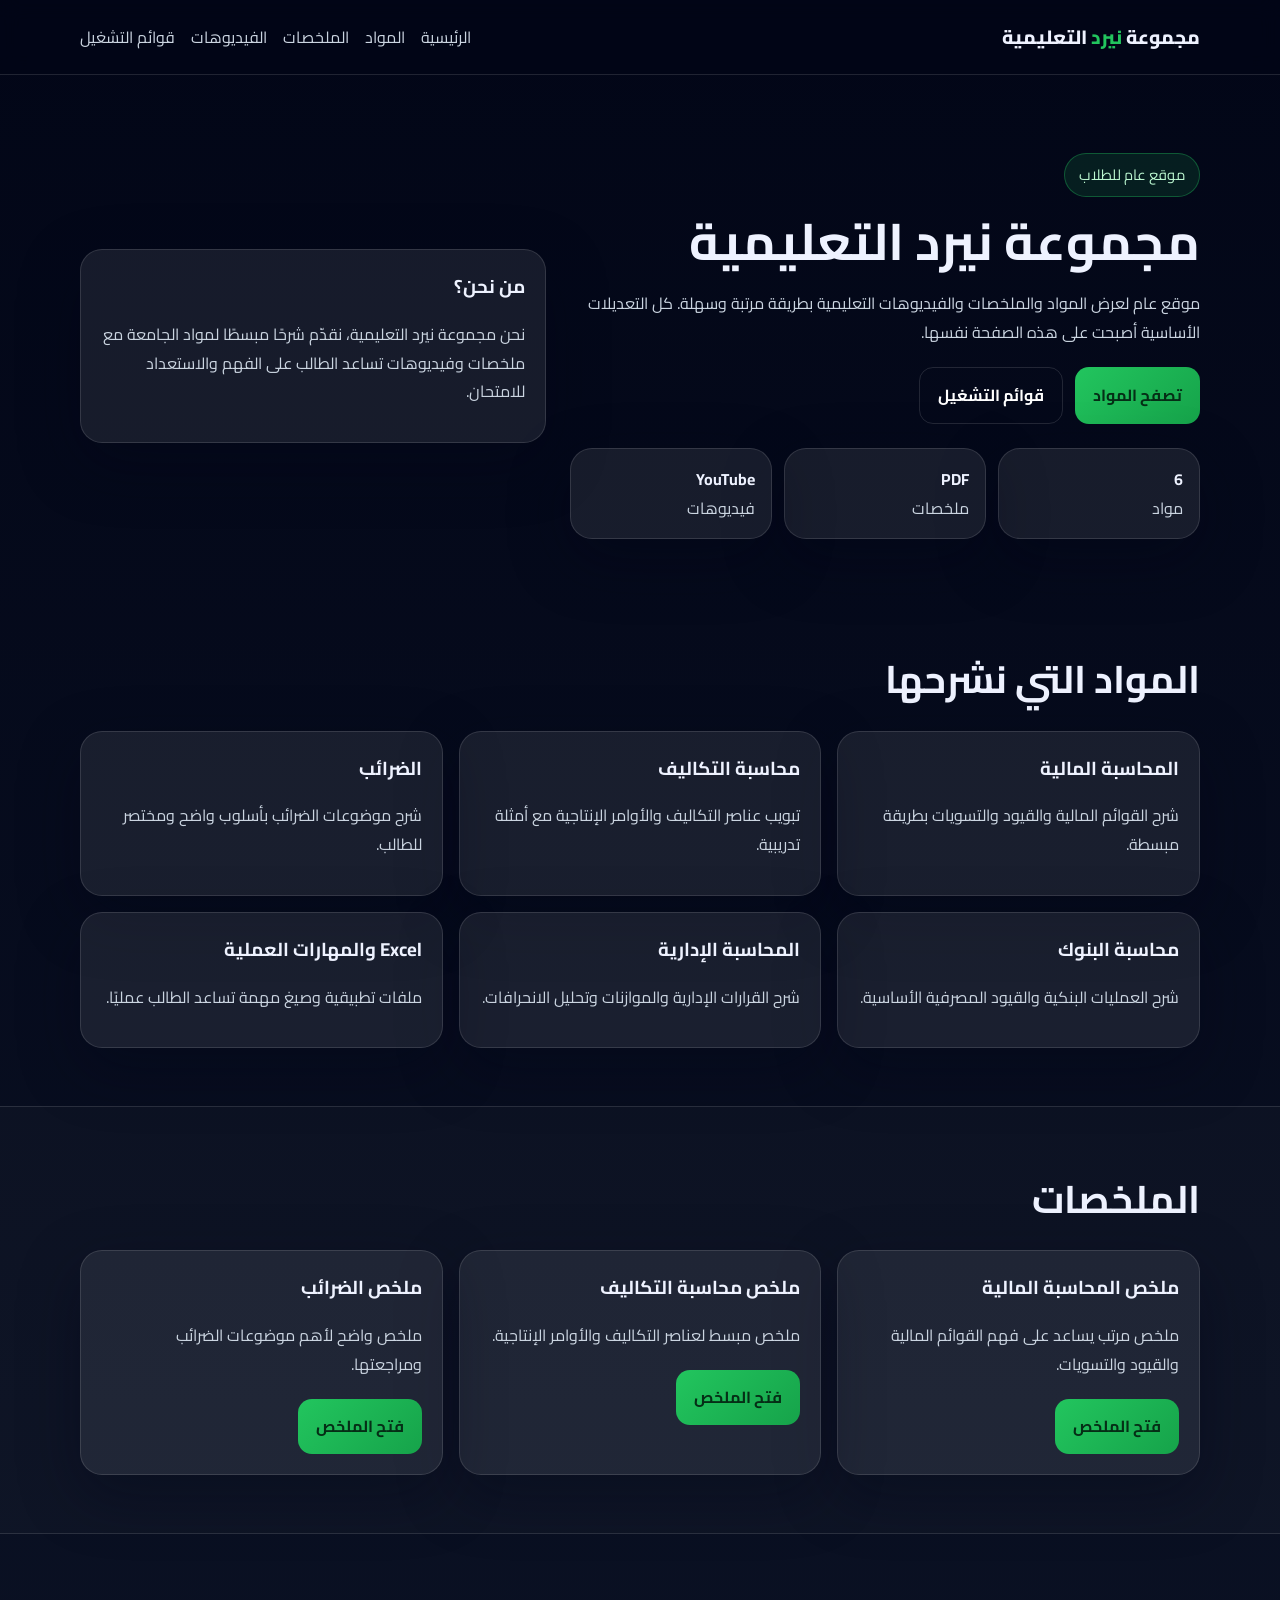
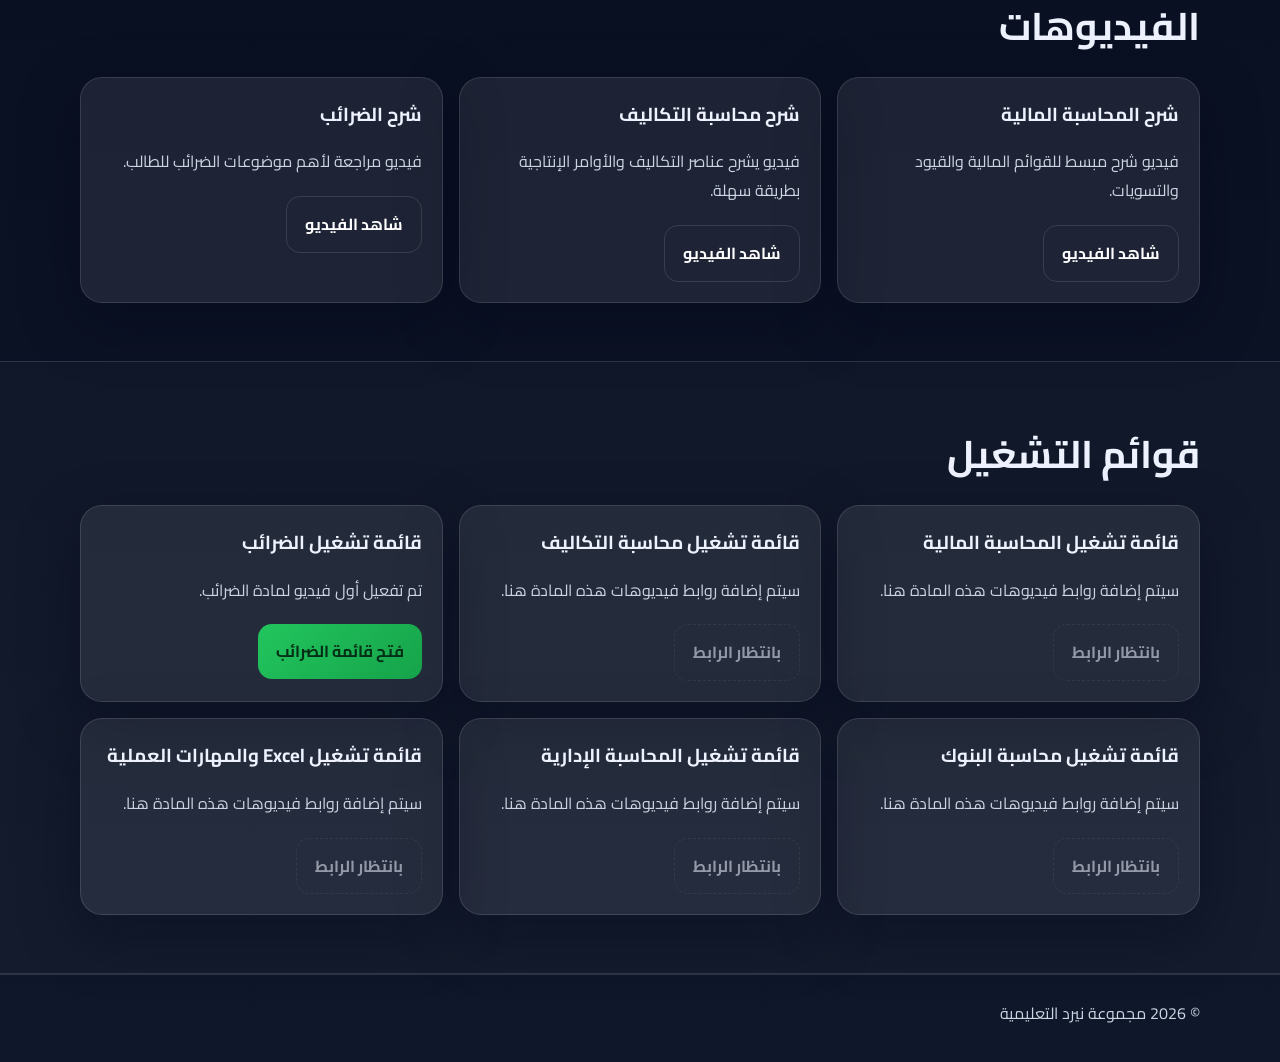
<file: portal-public.html>
<!DOCTYPE html>
<html lang="ar" dir="rtl">
<head>
  <meta charset="UTF-8" />
  <meta name="viewport" content="width=device-width, initial-scale=1.0" />
  <title>مجموعة نيرد التعليمية</title>
  <meta name="description" content="موقع عام لعرض المواد والملخصات والفيديوهات التعليمية." />
  <link rel="preconnect" href="https://fonts.googleapis.com">
  <link rel="preconnect" href="https://fonts.gstatic.com" crossorigin>
  <link href="https://fonts.googleapis.com/css2?family=Cairo:wght@400;600;700;800&display=swap" rel="stylesheet">
  <style>
    :root { --bg:#0f172a; --surface:rgba(255,255,255,.08); --surface-2:rgba(255,255,255,.05); --line:rgba(255,255,255,.12); --text:#eef2ff; --muted:#cbd5e1; --green:#22c55e; --green2:#16a34a; --shadow:0 20px 60px rgba(2,6,23,.35); }
    * { box-sizing: border-box; }
    body { margin:0; font-family:"Cairo",sans-serif; background:linear-gradient(180deg,#020617,#0f172a); color:var(--text); line-height:1.8; }
    a { color:inherit; text-decoration:none; }
    .container { width:min(1120px,calc(100% - 28px)); margin:0 auto; }
    .topbar { position:sticky; top:0; z-index:10; background:rgba(2,6,23,.78); backdrop-filter:blur(10px); border-bottom:1px solid var(--line); }
    .nav { display:flex; justify-content:space-between; align-items:center; min-height:74px; gap:16px; }
    .logo { font-weight:800; font-size:1.2rem; } .logo span { color:var(--green); }
    nav { display:flex; gap:16px; flex-wrap:wrap; } nav a { color:var(--muted); } nav a:hover { color:#fff; }
    .hero { padding:78px 0 48px; }
    .hero-grid { display:grid; grid-template-columns:1.15fr .85fr; gap:24px; align-items:center; }
    .tag { display:inline-block; padding:8px 14px; border-radius:999px; background:rgba(34,197,94,.12); border:1px solid rgba(34,197,94,.35); color:#bbf7d0; font-size:.92rem; }
    h1 { font-size:clamp(2rem,4vw,3.5rem); line-height:1.25; margin:12px 0; }
    h2 { font-size:clamp(1.6rem,3vw,2.5rem); margin:0 0 16px; }
    h3 { margin:0 0 10px; }
    .muted { color:var(--muted); }
    .links { display:flex; flex-wrap:wrap; gap:12px; margin-top:20px; }
    .btn { display:inline-flex; align-items:center; justify-content:center; padding:13px 18px; border-radius:14px; font-weight:700; }
    .btn.primary { background:linear-gradient(135deg,var(--green),var(--green2)); color:#052e16; }
    .btn.secondary { border:1px solid var(--line); color:#fff; }
    .btn.disabled { opacity:.55; pointer-events:none; border:1px dashed var(--line); }
    .stats { display:grid; grid-template-columns:repeat(3,1fr); gap:12px; margin-top:24px; }
    .stat,.card,.mini { background:var(--surface); border:1px solid var(--line); border-radius:22px; box-shadow:var(--shadow); }
    .stat { padding:16px; } .mini { padding:20px; }
    .section { padding:58px 0; }
    .alt { background:rgba(255,255,255,.02); border-top:1px solid var(--line); border-bottom:1px solid var(--line); }
    .cards { display:grid; grid-template-columns:repeat(3,1fr); gap:16px; }
    .card { padding:20px; }
    footer { padding:24px 0 34px; border-top:1px solid var(--line); color:var(--muted); }
    @media (max-width:900px) { .hero-grid,.cards,.stats { grid-template-columns:1fr; } }
  </style>
</head>
<body>
  <header class="topbar">
    <div class="container nav">
      <div class="logo">مجموعة <span>نيرد</span> التعليمية</div>
      <nav>
        <a href="#home">الرئيسية</a>
        <a href="#subjects">المواد</a>
        <a href="#summaries">الملخصات</a>
        <a href="#videos">الفيديوهات</a>
        <a href="#playlists">قوائم التشغيل</a>
      </nav>
    </div>
  </header>

  <main id="home">
    <section class="hero">
      <div class="container hero-grid">
        <div>
          <span class="tag">موقع عام للطلاب</span>
          <h1>مجموعة نيرد التعليمية</h1>
          <p class="muted">موقع عام لعرض المواد والملخصات والفيديوهات التعليمية بطريقة مرتبة وسهلة. كل التعديلات الأساسية أصبحت على هذه الصفحة نفسها.</p>
          <div class="links">
            <a class="btn primary" href="#subjects">تصفح المواد</a>
            <a class="btn secondary" href="#playlists">قوائم التشغيل</a>
          </div>
          <div class="stats">
            <div class="stat"><strong>6</strong><div class="muted">مواد</div></div>
            <div class="stat"><strong>PDF</strong><div class="muted">ملخصات</div></div>
            <div class="stat"><strong>YouTube</strong><div class="muted">فيديوهات</div></div>
          </div>
        </div>
        <div class="mini">
          <h3>من نحن؟</h3>
          <p class="muted">نحن مجموعة نيرد التعليمية، نقدّم شرحًا مبسطًا لمواد الجامعة مع ملخصات وفيديوهات تساعد الطالب على الفهم والاستعداد للامتحان.</p>
        </div>
      </div>
    </section>

    <section class="section" id="subjects">
      <div class="container">
        <h2>المواد التي نشرحها</h2>
        <div class="cards">
          <article class="card"><h3>المحاسبة المالية</h3><p class="muted">شرح القوائم المالية والقيود والتسويات بطريقة مبسطة.</p></article>
          <article class="card"><h3>محاسبة التكاليف</h3><p class="muted">تبويب عناصر التكاليف والأوامر الإنتاجية مع أمثلة تدريبية.</p></article>
          <article class="card"><h3>الضرائب</h3><p class="muted">شرح موضوعات الضرائب بأسلوب واضح ومختصر للطالب.</p></article>
          <article class="card"><h3>محاسبة البنوك</h3><p class="muted">شرح العمليات البنكية والقيود المصرفية الأساسية.</p></article>
          <article class="card"><h3>المحاسبة الإدارية</h3><p class="muted">شرح القرارات الإدارية والموازنات وتحليل الانحرافات.</p></article>
          <article class="card"><h3>Excel والمهارات العملية</h3><p class="muted">ملفات تطبيقية وصيغ مهمة تساعد الطالب عمليًا.</p></article>
        </div>
      </div>
    </section>

    <section class="section alt" id="summaries">
      <div class="container">
        <h2>الملخصات</h2>
        <div class="cards">
          <article class="card"><h3>ملخص المحاسبة المالية</h3><p class="muted">ملخص مرتب يساعد على فهم القوائم المالية والقيود والتسويات.</p><div class="links"><a class="btn primary" href="files/summaries/accounting-summary.pdf" target="_blank">فتح الملخص</a></div></article>
          <article class="card"><h3>ملخص محاسبة التكاليف</h3><p class="muted">ملخص مبسط لعناصر التكاليف والأوامر الإنتاجية.</p><div class="links"><a class="btn primary" href="files/summaries/cost-accounting.pdf" target="_blank">فتح الملخص</a></div></article>
          <article class="card"><h3>ملخص الضرائب</h3><p class="muted">ملخص واضح لأهم موضوعات الضرائب ومراجعتها.</p><div class="links"><a class="btn primary" href="files/summaries/taxes-notes.pdf" target="_blank">فتح الملخص</a></div></article>
        </div>
      </div>
    </section>

    <section class="section" id="videos">
      <div class="container">
        <h2>الفيديوهات</h2>
        <div class="cards">
          <article class="card"><h3>شرح المحاسبة المالية</h3><p class="muted">فيديو شرح مبسط للقوائم المالية والقيود والتسويات.</p><div class="links"><a class="btn secondary" href="https://www.youtube.com/watch?v=example1" target="_blank">شاهد الفيديو</a></div></article>
          <article class="card"><h3>شرح محاسبة التكاليف</h3><p class="muted">فيديو يشرح عناصر التكاليف والأوامر الإنتاجية بطريقة سهلة.</p><div class="links"><a class="btn secondary" href="https://www.youtube.com/watch?v=example2" target="_blank">شاهد الفيديو</a></div></article>
          <article class="card"><h3>شرح الضرائب</h3><p class="muted">فيديو مراجعة لأهم موضوعات الضرائب للطالب.</p><div class="links"><a class="btn secondary" href="https://youtu.be/p5P5p4b1zKM?si=uybH77S3YfFu54iO" target="_blank">شاهد الفيديو</a></div></article>
        </div>
      </div>
    </section>

    <section class="section alt" id="playlists">
      <div class="container">
        <h2>قوائم التشغيل</h2>
        <div class="cards">
          <article class="card"><h3>قائمة تشغيل المحاسبة المالية</h3><p class="muted">سيتم إضافة روابط فيديوهات هذه المادة هنا.</p><div class="links"><span class="btn disabled">بانتظار الرابط</span></div></article>
          <article class="card"><h3>قائمة تشغيل محاسبة التكاليف</h3><p class="muted">سيتم إضافة روابط فيديوهات هذه المادة هنا.</p><div class="links"><span class="btn disabled">بانتظار الرابط</span></div></article>
          <article class="card"><h3>قائمة تشغيل الضرائب</h3><p class="muted">تم تفعيل أول فيديو لمادة الضرائب.</p><div class="links"><a class="btn primary" href="https://youtu.be/p5P5p4b1zKM?si=uybH77S3YfFu54iO" target="_blank">فتح قائمة الضرائب</a></div></article>
          <article class="card"><h3>قائمة تشغيل محاسبة البنوك</h3><p class="muted">سيتم إضافة روابط فيديوهات هذه المادة هنا.</p><div class="links"><span class="btn disabled">بانتظار الرابط</span></div></article>
          <article class="card"><h3>قائمة تشغيل المحاسبة الإدارية</h3><p class="muted">سيتم إضافة روابط فيديوهات هذه المادة هنا.</p><div class="links"><span class="btn disabled">بانتظار الرابط</span></div></article>
          <article class="card"><h3>قائمة تشغيل Excel والمهارات العملية</h3><p class="muted">سيتم إضافة روابط فيديوهات هذه المادة هنا.</p><div class="links"><span class="btn disabled">بانتظار الرابط</span></div></article>
        </div>
      </div>
    </section>
  </main>

  <footer>
    <div class="container">© 2026 مجموعة نيرد التعليمية</div>
  </footer>
</body>
</html>
</file>
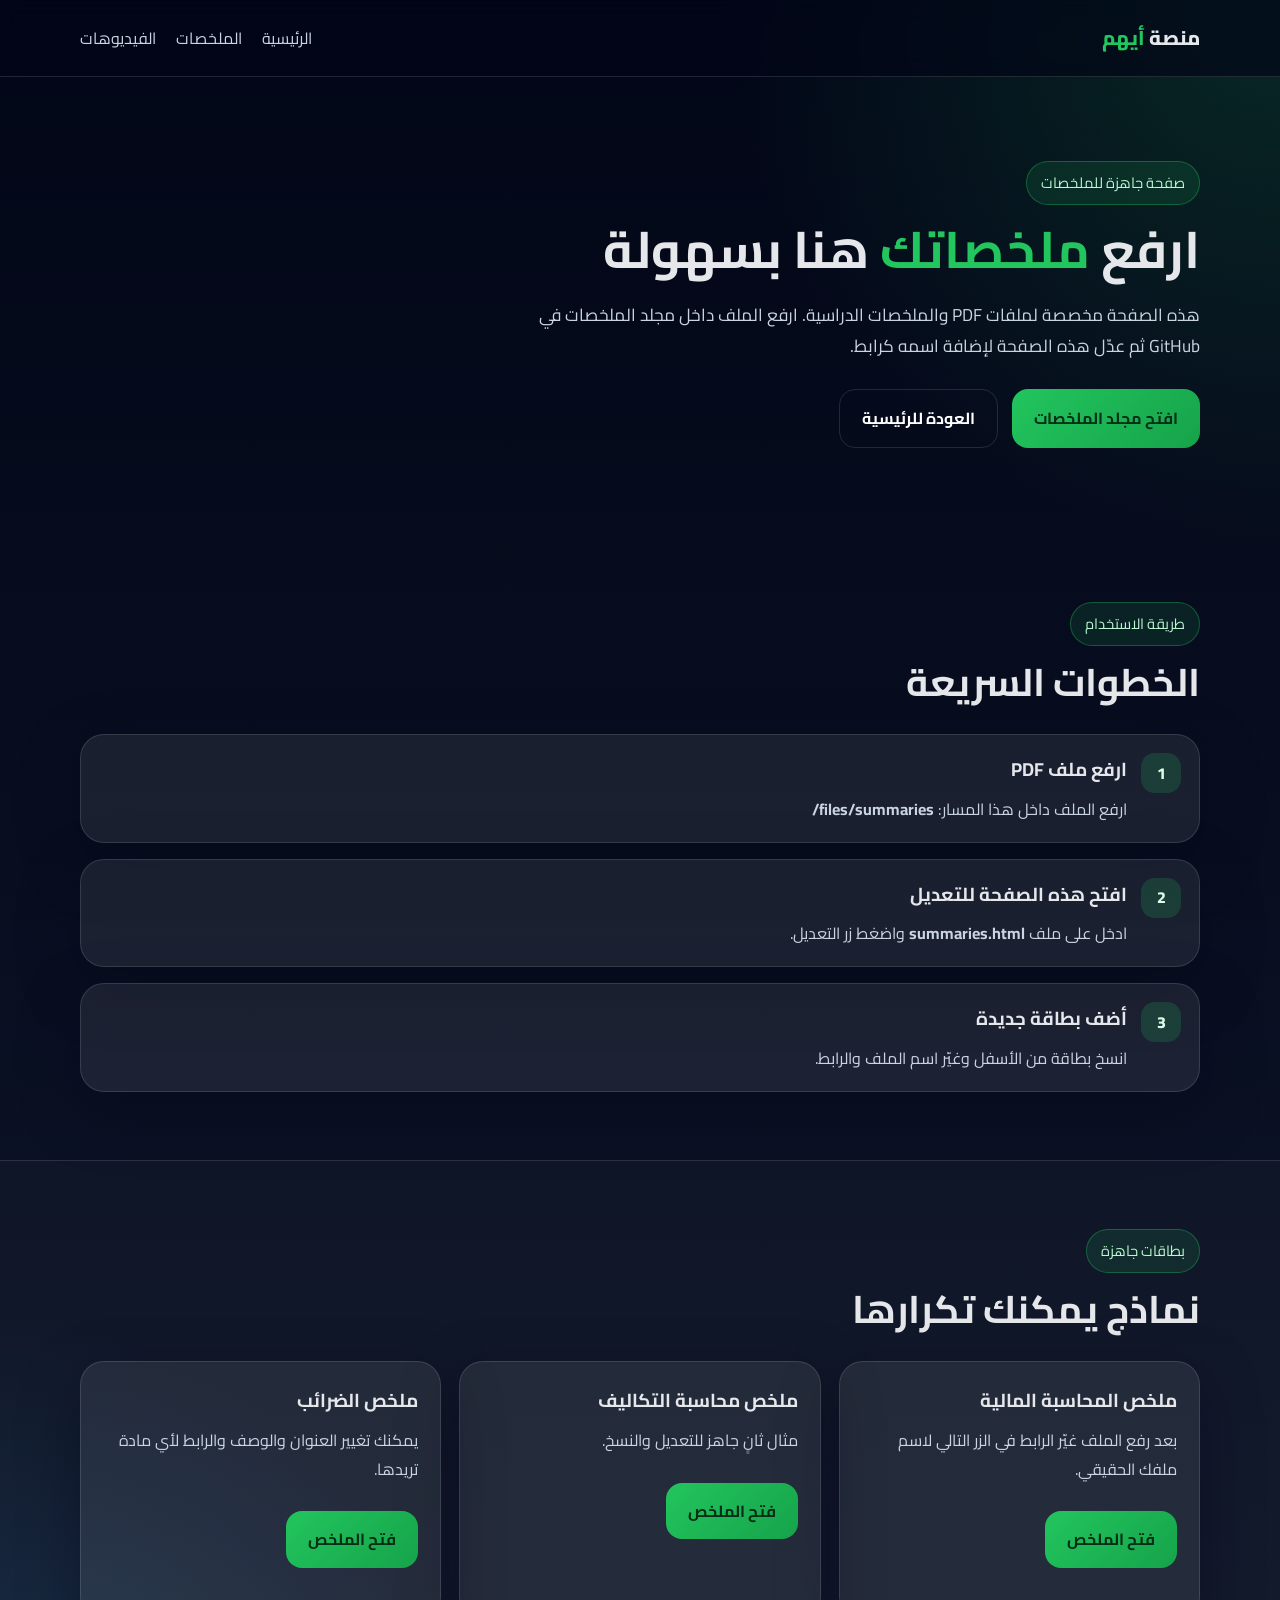
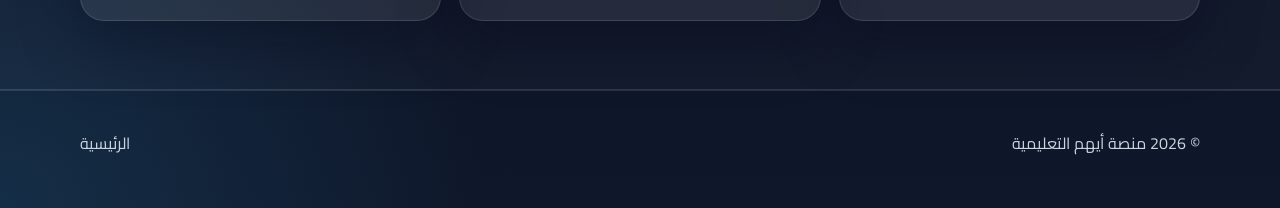
<file: summaries.html>
<!DOCTYPE html>
<html lang="ar" dir="rtl">
<head>
  <meta charset="UTF-8" />
  <meta name="viewport" content="width=device-width, initial-scale=1.0" />
  <title>الملخصات | منصة أيهم التعليمية</title>
  <link rel="preconnect" href="https://fonts.googleapis.com">
  <link rel="preconnect" href="https://fonts.gstatic.com" crossorigin>
  <link href="https://fonts.googleapis.com/css2?family=Cairo:wght@400;600;700;800&display=swap" rel="stylesheet">
  <link rel="stylesheet" href="style.css" />
</head>
<body>
  <header class="topbar">
    <div class="container nav">
      <a href="index.html" class="logo">منصة <span>أيهم</span></a>
      <nav>
        <a href="index.html">الرئيسية</a>
        <a href="summaries.html">الملخصات</a>
        <a href="videos.html">الفيديوهات</a>
      </nav>
    </div>
  </header>

  <main>
    <section class="hero">
      <div class="container">
        <p class="tag">صفحة جاهزة للملخصات</p>
        <h1>ارفع <span>ملخصاتك</span> هنا بسهولة</h1>
        <p class="lead">هذه الصفحة مخصصة لملفات PDF والملخصات الدراسية. ارفع الملف داخل مجلد الملخصات في GitHub ثم عدّل هذه الصفحة لإضافة اسمه كرابط.</p>
        <div class="hero-actions">
          <a class="btn primary" href="https://github.com/ayhmabwkwsh064-ops/-/tree/main/files/summaries">افتح مجلد الملخصات</a>
          <a class="btn secondary" href="index.html">العودة للرئيسية</a>
        </div>
      </div>
    </section>

    <section class="section">
      <div class="container">
        <div class="section-head">
          <p class="tag">طريقة الاستخدام</p>
          <h2>الخطوات السريعة</h2>
        </div>
        <div class="timeline">
          <div class="timeline-item">
            <span>1</span>
            <div>
              <h3>ارفع ملف PDF</h3>
              <p>ارفع الملف داخل هذا المسار: <strong>files/summaries/</strong></p>
            </div>
          </div>
          <div class="timeline-item">
            <span>2</span>
            <div>
              <h3>افتح هذه الصفحة للتعديل</h3>
              <p>ادخل على ملف <strong>summaries.html</strong> واضغط زر التعديل.</p>
            </div>
          </div>
          <div class="timeline-item">
            <span>3</span>
            <div>
              <h3>أضف بطاقة جديدة</h3>
              <p>انسخ بطاقة من الأسفل وغيّر اسم الملف والرابط.</p>
            </div>
          </div>
        </div>
      </div>
    </section>

    <section class="section muted">
      <div class="container">
        <div class="section-head">
          <p class="tag">بطاقات جاهزة</p>
          <h2>نماذج يمكنك تكرارها</h2>
        </div>
        <div class="cards">
          <article class="card">
            <h3>ملخص المحاسبة المالية</h3>
            <p>بعد رفع الملف غيّر الرابط في الزر التالي لاسم ملفك الحقيقي.</p>
            <div class="hero-actions">
              <a class="btn primary" href="files/summaries/summary-1.pdf" target="_blank">فتح الملخص</a>
            </div>
          </article>
          <article class="card">
            <h3>ملخص محاسبة التكاليف</h3>
            <p>مثال ثانٍ جاهز للتعديل والنسخ.</p>
            <div class="hero-actions">
              <a class="btn primary" href="files/summaries/summary-2.pdf" target="_blank">فتح الملخص</a>
            </div>
          </article>
          <article class="card">
            <h3>ملخص الضرائب</h3>
            <p>يمكنك تغيير العنوان والوصف والرابط لأي مادة تريدها.</p>
            <div class="hero-actions">
              <a class="btn primary" href="files/summaries/summary-3.pdf" target="_blank">فتح الملخص</a>
            </div>
          </article>
        </div>
      </div>
    </section>
  </main>

  <footer class="footer">
    <div class="container footer-wrap">
      <p>© 2026 منصة أيهم التعليمية</p>
      <a href="index.html">الرئيسية</a>
    </div>
  </footer>
</body>
</html>
</file>
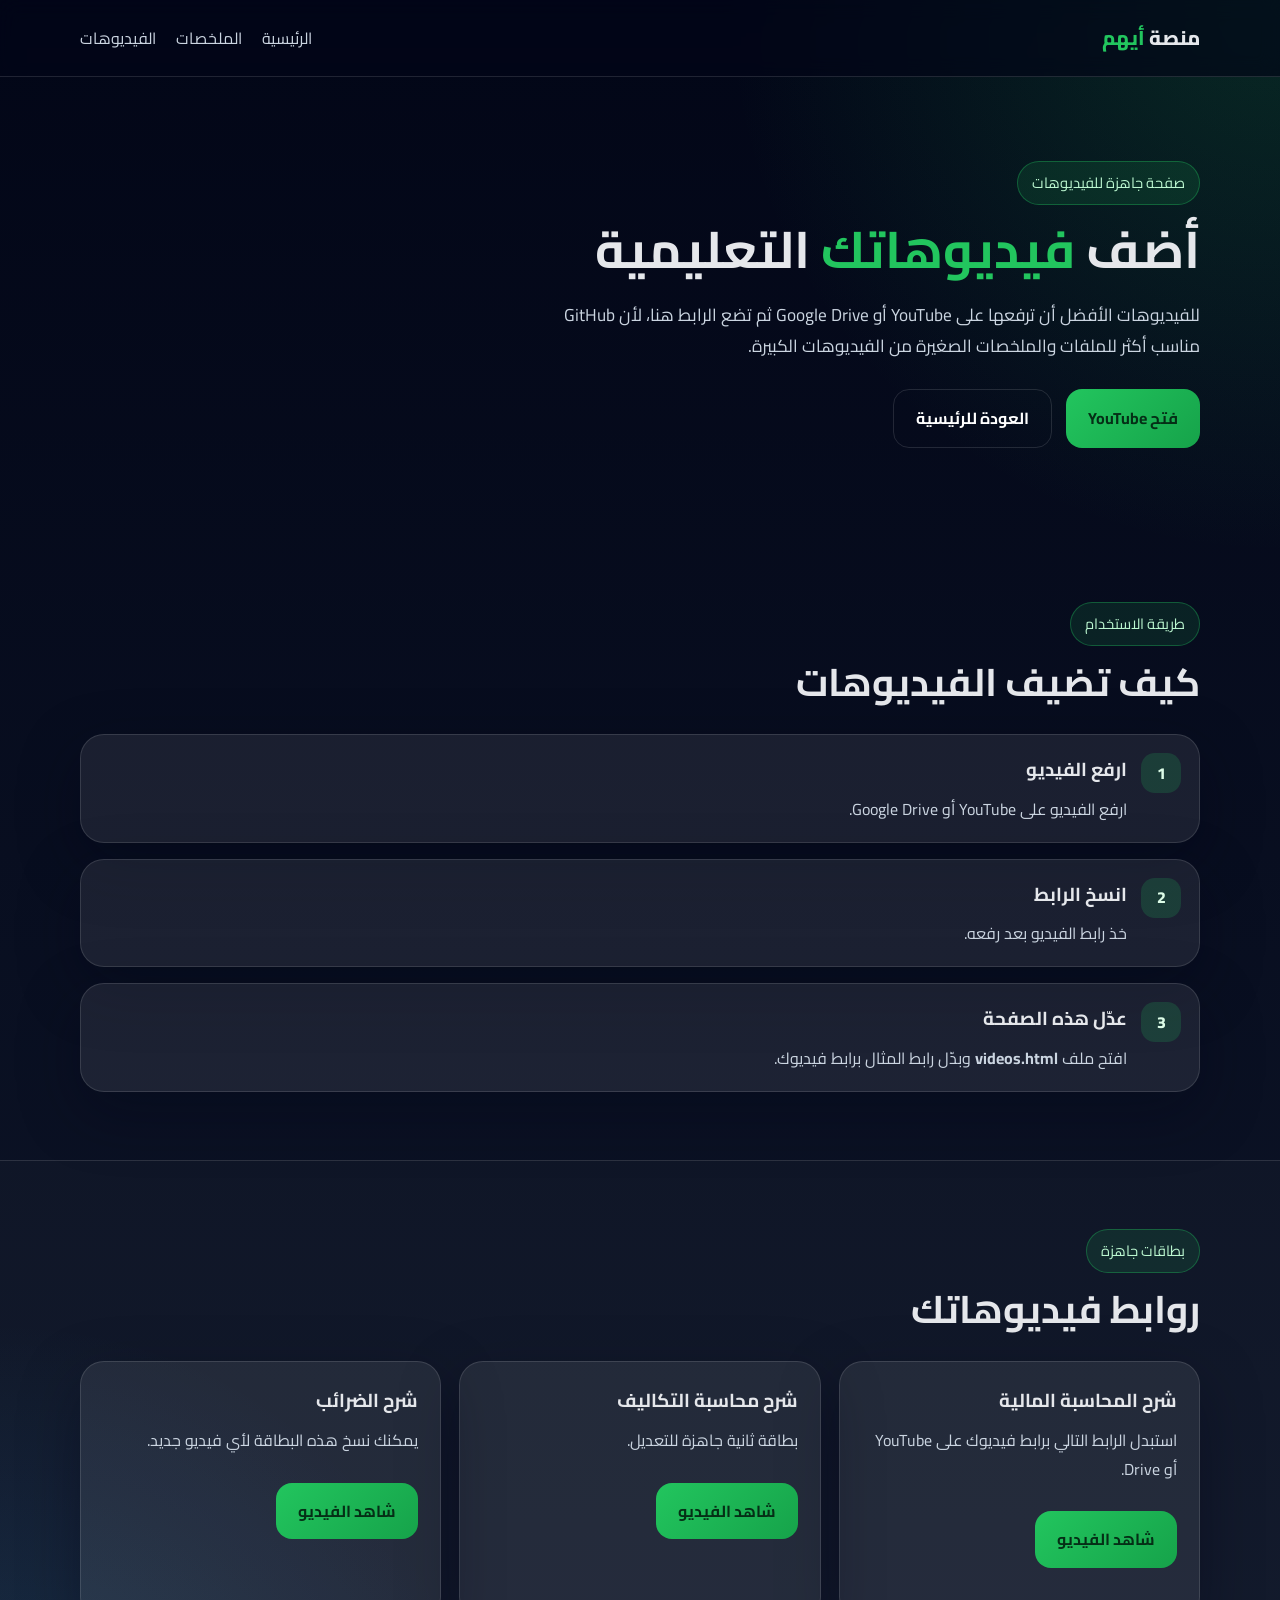
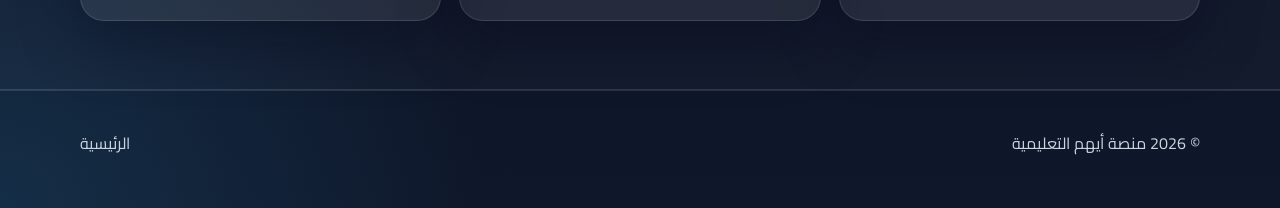
<file: videos.html>
<!DOCTYPE html>
<html lang="ar" dir="rtl">
<head>
  <meta charset="UTF-8" />
  <meta name="viewport" content="width=device-width, initial-scale=1.0" />
  <title>الفيديوهات | منصة أيهم التعليمية</title>
  <link rel="preconnect" href="https://fonts.googleapis.com">
  <link rel="preconnect" href="https://fonts.gstatic.com" crossorigin>
  <link href="https://fonts.googleapis.com/css2?family=Cairo:wght@400;600;700;800&display=swap" rel="stylesheet">
  <link rel="stylesheet" href="style.css" />
</head>
<body>
  <header class="topbar">
    <div class="container nav">
      <a href="index.html" class="logo">منصة <span>أيهم</span></a>
      <nav>
        <a href="index.html">الرئيسية</a>
        <a href="summaries.html">الملخصات</a>
        <a href="videos.html">الفيديوهات</a>
      </nav>
    </div>
  </header>

  <main>
    <section class="hero">
      <div class="container">
        <p class="tag">صفحة جاهزة للفيديوهات</p>
        <h1>أضف <span>فيديوهاتك</span> التعليمية</h1>
        <p class="lead">للفيديوهات الأفضل أن ترفعها على YouTube أو Google Drive ثم تضع الرابط هنا، لأن GitHub مناسب أكثر للملفات والملخصات الصغيرة من الفيديوهات الكبيرة.</p>
        <div class="hero-actions">
          <a class="btn primary" href="https://www.youtube.com/">فتح YouTube</a>
          <a class="btn secondary" href="index.html">العودة للرئيسية</a>
        </div>
      </div>
    </section>

    <section class="section">
      <div class="container">
        <div class="section-head">
          <p class="tag">طريقة الاستخدام</p>
          <h2>كيف تضيف الفيديوهات</h2>
        </div>
        <div class="timeline">
          <div class="timeline-item">
            <span>1</span>
            <div>
              <h3>ارفع الفيديو</h3>
              <p>ارفع الفيديو على YouTube أو Google Drive.</p>
            </div>
          </div>
          <div class="timeline-item">
            <span>2</span>
            <div>
              <h3>انسخ الرابط</h3>
              <p>خذ رابط الفيديو بعد رفعه.</p>
            </div>
          </div>
          <div class="timeline-item">
            <span>3</span>
            <div>
              <h3>عدّل هذه الصفحة</h3>
              <p>افتح ملف <strong>videos.html</strong> وبدّل رابط المثال برابط فيديوك.</p>
            </div>
          </div>
        </div>
      </div>
    </section>

    <section class="section muted">
      <div class="container">
        <div class="section-head">
          <p class="tag">بطاقات جاهزة</p>
          <h2>روابط فيديوهاتك</h2>
        </div>
        <div class="cards">
          <article class="card">
            <h3>شرح المحاسبة المالية</h3>
            <p>استبدل الرابط التالي برابط فيديوك على YouTube أو Drive.</p>
            <div class="hero-actions">
             <a class="btn primary" href="https://youtu.be/a7Vgun2HJs0?si=Xkgun2HJs0?si=Xk3Py_A9NpIa7nw8" target="_blank">شاهد الفيديو</a>
            </div>
          </article>
          <article class="card">
            <h3>شرح محاسبة التكاليف</h3>
            <p>بطاقة ثانية جاهزة للتعديل.</p>
            <div class="hero-actions">
              <a class="btn primary" href="https://www.youtube.com/watch?v=example2" target="_blank">شاهد الفيديو</a>
            </div>
          </article>
          <article class="card">
            <h3>شرح الضرائب</h3>
            <p>يمكنك نسخ هذه البطاقة لأي فيديو جديد.</p>
            <div class="hero-actions">
              <a class="btn primary" href="https://www.youtube.com/watch?v=example3" target="_blank">شاهد الفيديو</a>
            </div>
          </article>
        </div>
      </div>
    </section>
  </main>

  <footer class="footer">
    <div class="container footer-wrap">
      <p>© 2026 منصة أيهم التعليمية</p>
      <a href="index.html">الرئيسية</a>
    </div>
  </footer>
</body>
</html>
</file>
<file: style.css>
:root {
  --bg: #0f172a;
  --bg-soft: #111827;
  --surface: rgba(255, 255, 255, 0.08);
  --surface-2: rgba(255, 255, 255, 0.05);
  --text: #e5e7eb;
  --muted: #cbd5e1;
  --line: rgba(255, 255, 255, 0.12);
  --primary: #22c55e;
  --primary-dark: #16a34a;
  --shadow: 0 20px 60px rgba(2, 6, 23, 0.35);
}

* {
  box-sizing: border-box;
}

html {
  scroll-behavior: smooth;
}

body {
  margin: 0;
  font-family: "Cairo", sans-serif;
  background:
    radial-gradient(circle at top right, rgba(34, 197, 94, 0.18), transparent 25%),
    radial-gradient(circle at bottom left, rgba(56, 189, 248, 0.14), transparent 22%),
    linear-gradient(180deg, #020617 0%, #0f172a 100%);
  color: var(--text);
  line-height: 1.8;
}

a {
  color: inherit;
  text-decoration: none;
}

.container {
  width: min(1120px, calc(100% - 32px));
  margin: 0 auto;
}

.topbar {
  position: sticky;
  top: 0;
  z-index: 100;
  backdrop-filter: blur(10px);
  background: rgba(2, 6, 23, 0.65);
  border-bottom: 1px solid var(--line);
}

.nav {
  display: flex;
  align-items: center;
  justify-content: space-between;
  min-height: 76px;
  gap: 16px;
}

.logo {
  font-size: 1.25rem;
  font-weight: 800;
}

.logo span {
  color: var(--primary);
}

nav {
  display: flex;
  align-items: center;
  gap: 20px;
}

nav a {
  color: var(--muted);
  transition: 0.2s ease;
}

nav a:hover {
  color: #fff;
}

.nav-cta {
  padding: 10px 16px;
  border-radius: 999px;
  background: rgba(34, 197, 94, 0.12);
  color: #fff;
  border: 1px solid rgba(34, 197, 94, 0.4);
}

.menu-btn {
  display: none;
  border: 1px solid var(--line);
  background: transparent;
  color: #fff;
  border-radius: 10px;
  padding: 8px 12px;
  font-size: 1.2rem;
}

.hero {
  padding: 84px 0 56px;
}

.hero-grid {
  display: grid;
  grid-template-columns: 1.2fr 0.8fr;
  align-items: center;
  gap: 32px;
}

.tag {
  display: inline-block;
  margin: 0 0 12px;
  color: #bbf7d0;
  background: rgba(34, 197, 94, 0.12);
  border: 1px solid rgba(34, 197, 94, 0.35);
  padding: 8px 14px;
  border-radius: 999px;
  font-size: 0.92rem;
}

.hero h1,
.section-head h2,
.contact-grid h2 {
  margin: 0 0 16px;
  font-size: clamp(2rem, 4vw, 3.7rem);
  line-height: 1.25;
}

.hero h1 span {
  color: var(--primary);
}

.lead {
  color: var(--muted);
  font-size: 1.08rem;
  max-width: 680px;
}

.lead.small {
  max-width: 540px;
}

.hero-actions {
  display: flex;
  flex-wrap: wrap;
  gap: 14px;
  margin: 28px 0 30px;
}

.btn {
  display: inline-flex;
  align-items: center;
  justify-content: center;
  border-radius: 16px;
  padding: 14px 22px;
  font-weight: 700;
  transition: transform 0.2s ease, opacity 0.2s ease, background 0.2s ease;
  border: 0;
  cursor: pointer;
}

.btn:hover {
  transform: translateY(-2px);
}

.btn.primary {
  background: linear-gradient(135deg, var(--primary), var(--primary-dark));
  color: #052e16;
}

.btn.secondary {
  background: transparent;
  color: #fff;
  border: 1px solid var(--line);
}

.btn.full {
  width: 100%;
}

.stats {
  display: grid;
  grid-template-columns: repeat(3, 1fr);
  gap: 14px;
}

.stat {
  padding: 18px;
  background: var(--surface-2);
  border: 1px solid var(--line);
  border-radius: 22px;
  box-shadow: var(--shadow);
}

.stat strong {
  display: block;
  font-size: 1.35rem;
  color: #fff;
}

.stat span {
  color: var(--muted);
  font-size: 0.95rem;
}

.hero-card {
  display: flex;
  justify-content: center;
}

.screen-card {
  width: min(100%, 430px);
  background: linear-gradient(180deg, rgba(15, 23, 42, 0.95), rgba(17, 24, 39, 0.92));
  border: 1px solid var(--line);
  border-radius: 28px;
  overflow: hidden;
  box-shadow: var(--shadow);
}

.screen-top {
  display: flex;
  gap: 8px;
  padding: 18px 18px 0;
}

.screen-top span {
  width: 10px;
  height: 10px;
  border-radius: 50%;
  background: rgba(255, 255, 255, 0.25);
}

.screen-content {
  padding: 20px 22px 26px;
}

.screen-content h3 {
  margin: 0 0 12px;
}

.screen-content ul {
  margin: 0;
  padding: 0 20px 0 0;
  color: var(--muted);
}

.mini-box {
  margin-top: 18px;
  padding: 16px;
  border-radius: 18px;
  background: rgba(34, 197, 94, 0.1);
  border: 1px solid rgba(34, 197, 94, 0.25);
}

.section {
  padding: 68px 0;
}

.muted {
  background: rgba(255, 255, 255, 0.02);
  border-top: 1px solid var(--line);
  border-bottom: 1px solid var(--line);
}

.section-head {
  margin-bottom: 28px;
}

.section-head h2 {
  font-size: clamp(1.8rem, 3vw, 2.8rem);
}

.cards,
.features-grid {
  display: grid;
  grid-template-columns: repeat(3, 1fr);
  gap: 18px;
}

.card,
.feature,
.contact-card,
.testimonial,
.faq details,
.timeline-item {
  background: var(--surface);
  border: 1px solid var(--line);
  border-radius: 24px;
  box-shadow: var(--shadow);
}

.card,
.feature {
  padding: 22px;
}

.card h3,
.feature h3,
.timeline-item h3 {
  margin-top: 0;
  margin-bottom: 8px;
}

.card p,
.feature p,
.timeline-item p,
.testimonial p,
.faq p,
.form-note {
  color: var(--muted);
  margin: 0;
}

.plan-grid {
  display: grid;
  grid-template-columns: 0.9fr 1.1fr;
  gap: 28px;
  align-items: start;
}

.timeline {
  display: grid;
  gap: 16px;
}

.timeline-item {
  display: flex;
  gap: 14px;
  padding: 18px;
}

.timeline-item span {
  width: 40px;
  height: 40px;
  border-radius: 14px;
  display: inline-flex;
  align-items: center;
  justify-content: center;
  font-weight: 800;
  background: rgba(34, 197, 94, 0.18);
  color: #dcfce7;
  flex-shrink: 0;
}

.testimonial {
  padding: 28px;
  text-align: center;
}

.faq {
  display: grid;
  gap: 14px;
}

.faq details {
  padding: 18px 20px;
}

.faq summary {
  cursor: pointer;
  font-weight: 700;
}

.faq p {
  margin-top: 10px;
}

.contact-grid {
  display: grid;
  grid-template-columns: 0.85fr 1.15fr;
  gap: 28px;
  align-items: start;
}

.contact-card {
  padding: 24px;
}

label {
  display: block;
  margin-bottom: 14px;
  font-weight: 700;
}

input,
textarea {
  width: 100%;
  margin-top: 8px;
  padding: 14px 16px;
  border-radius: 16px;
  border: 1px solid var(--line);
  background: rgba(2, 6, 23, 0.55);
  color: #fff;
  font-family: inherit;
  outline: none;
}

input::placeholder,
textarea::placeholder {
  color: #94a3b8;
}

input:focus,
textarea:focus {
  border-color: rgba(34, 197, 94, 0.65);
  box-shadow: 0 0 0 4px rgba(34, 197, 94, 0.12);
}

.footer {
  padding: 22px 0 34px;
  border-top: 1px solid var(--line);
}

.footer-wrap {
  display: flex;
  align-items: center;
  justify-content: space-between;
  gap: 16px;
  color: var(--muted);
}

@media (max-width: 920px) {
  .hero-grid,
  .cards,
  .features-grid,
  .plan-grid,
  .contact-grid {
    grid-template-columns: 1fr;
  }

  .stats {
    grid-template-columns: 1fr;
  }

  .nav {
    position: relative;
  }

  .menu-btn {
    display: inline-flex;
  }

  nav {
    position: absolute;
    top: calc(100% + 10px);
    right: 0;
    left: 0;
    display: none;
    flex-direction: column;
    align-items: stretch;
    gap: 10px;
    padding: 14px;
    border-radius: 20px;
    border: 1px solid var(--line);
    background: rgba(2, 6, 23, 0.96);
  }

  nav.open {
    display: flex;
  }

  nav a {
    padding: 10px 12px;
    border-radius: 12px;
  }

  nav a:hover {
    background: rgba(255, 255, 255, 0.06);
  }
}

@media (max-width: 640px) {
  .hero {
    padding-top: 56px;
  }

  .container {
    width: min(100% - 22px, 1120px);
  }

  .btn {
    width: 100%;
  }

  .footer-wrap {
    flex-direction: column;
    text-align: center;
  }
}
</file>
